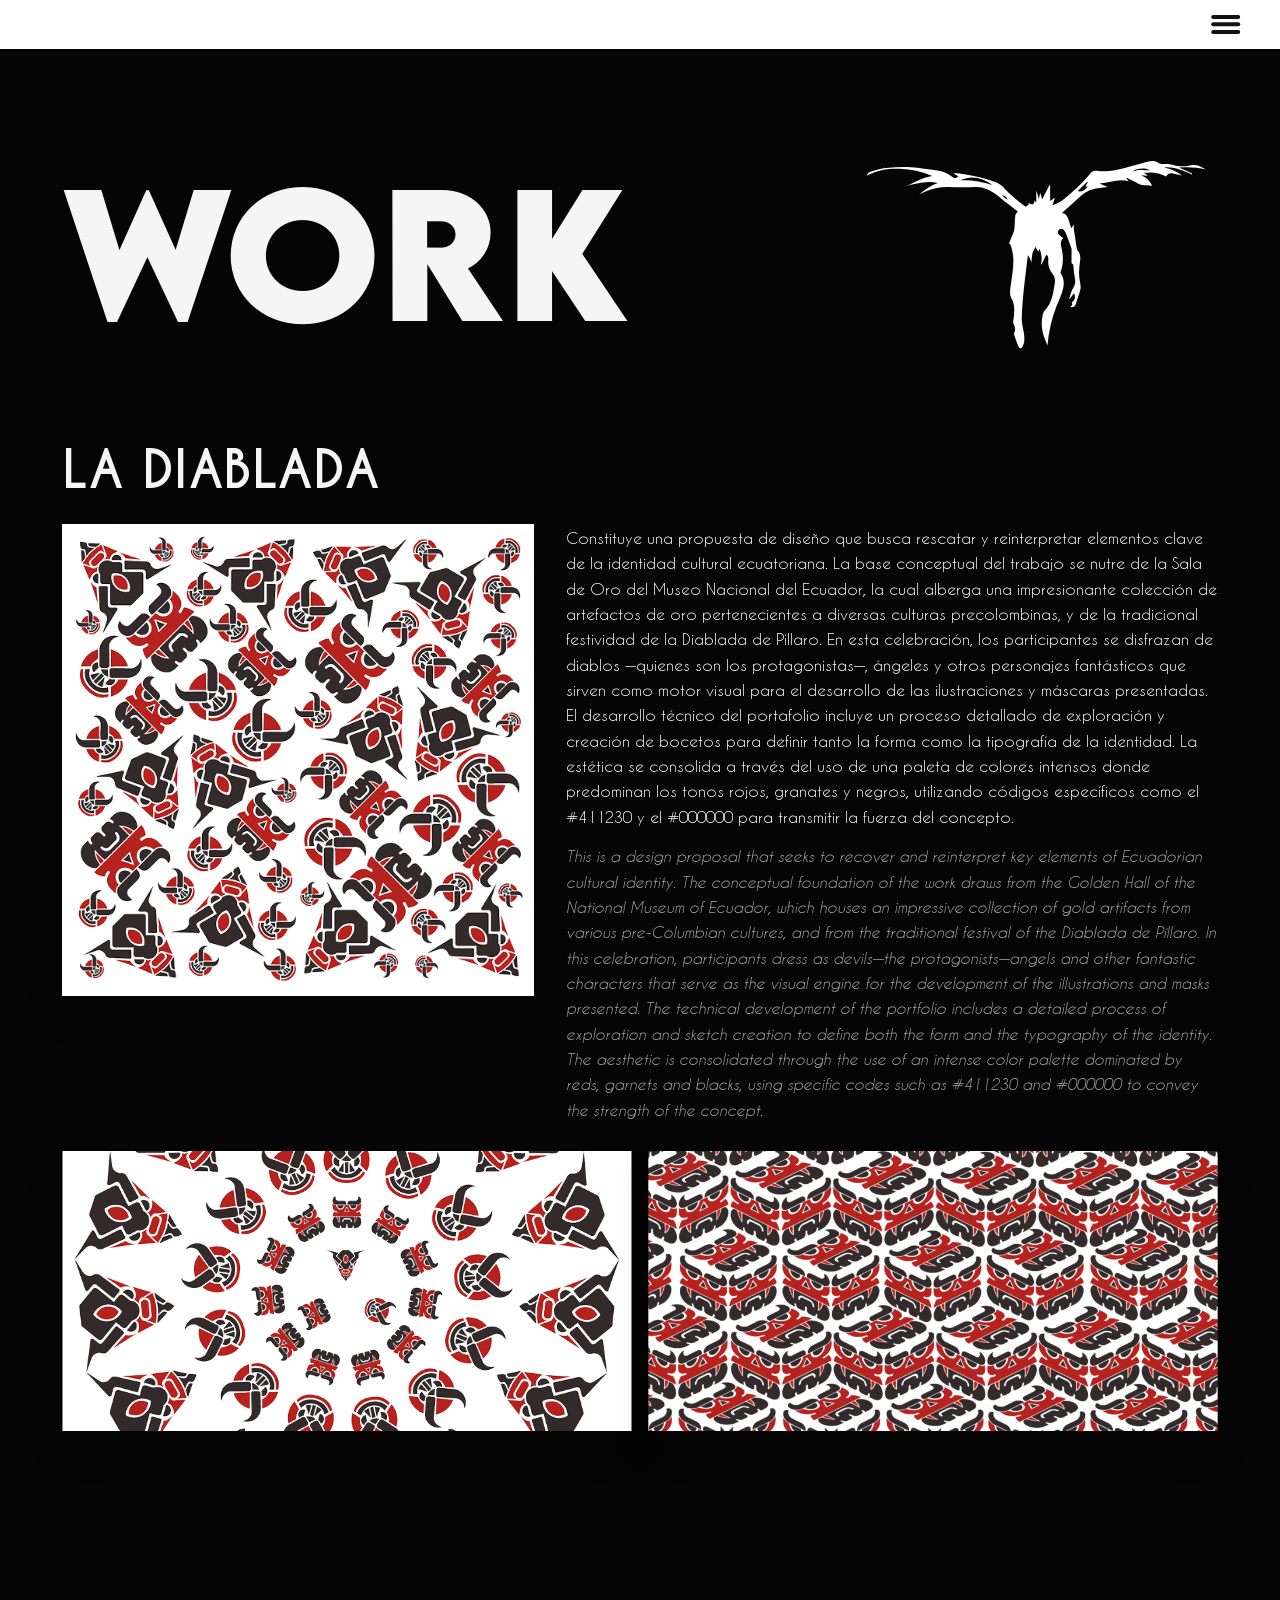
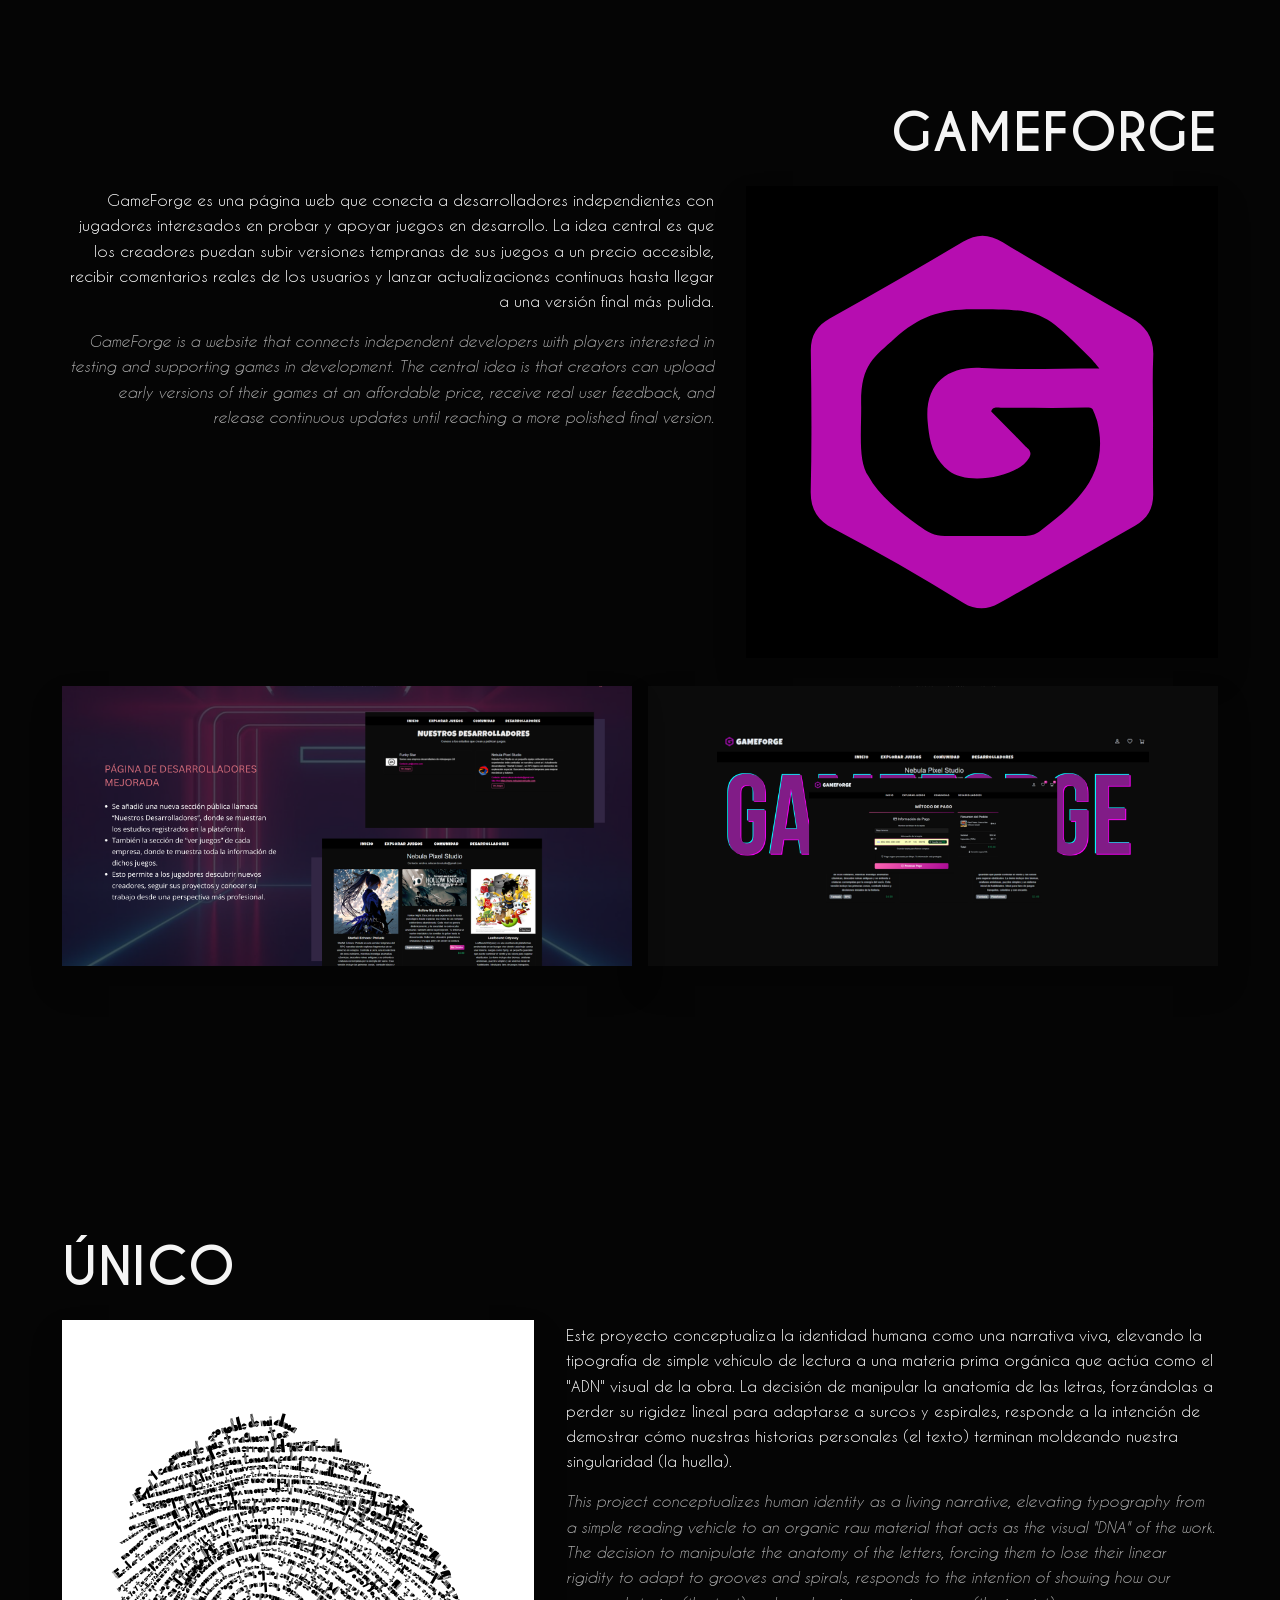
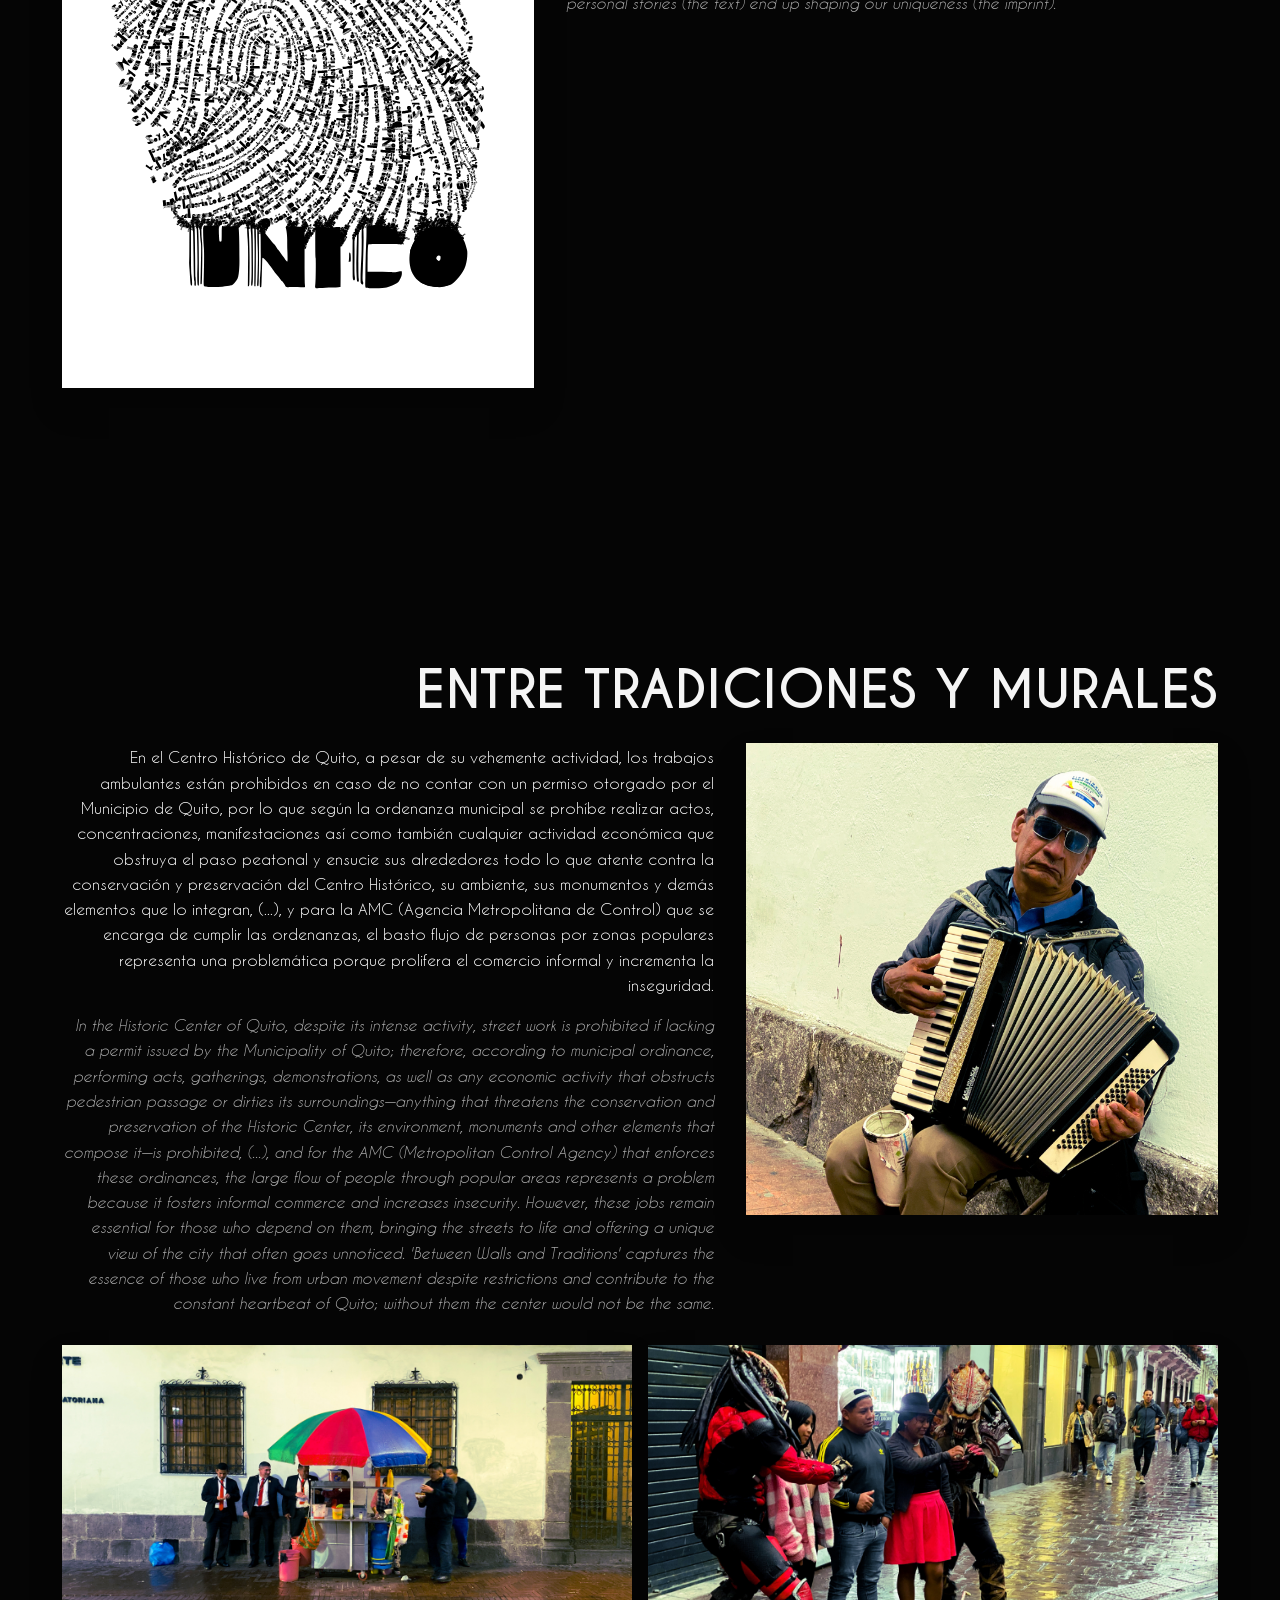
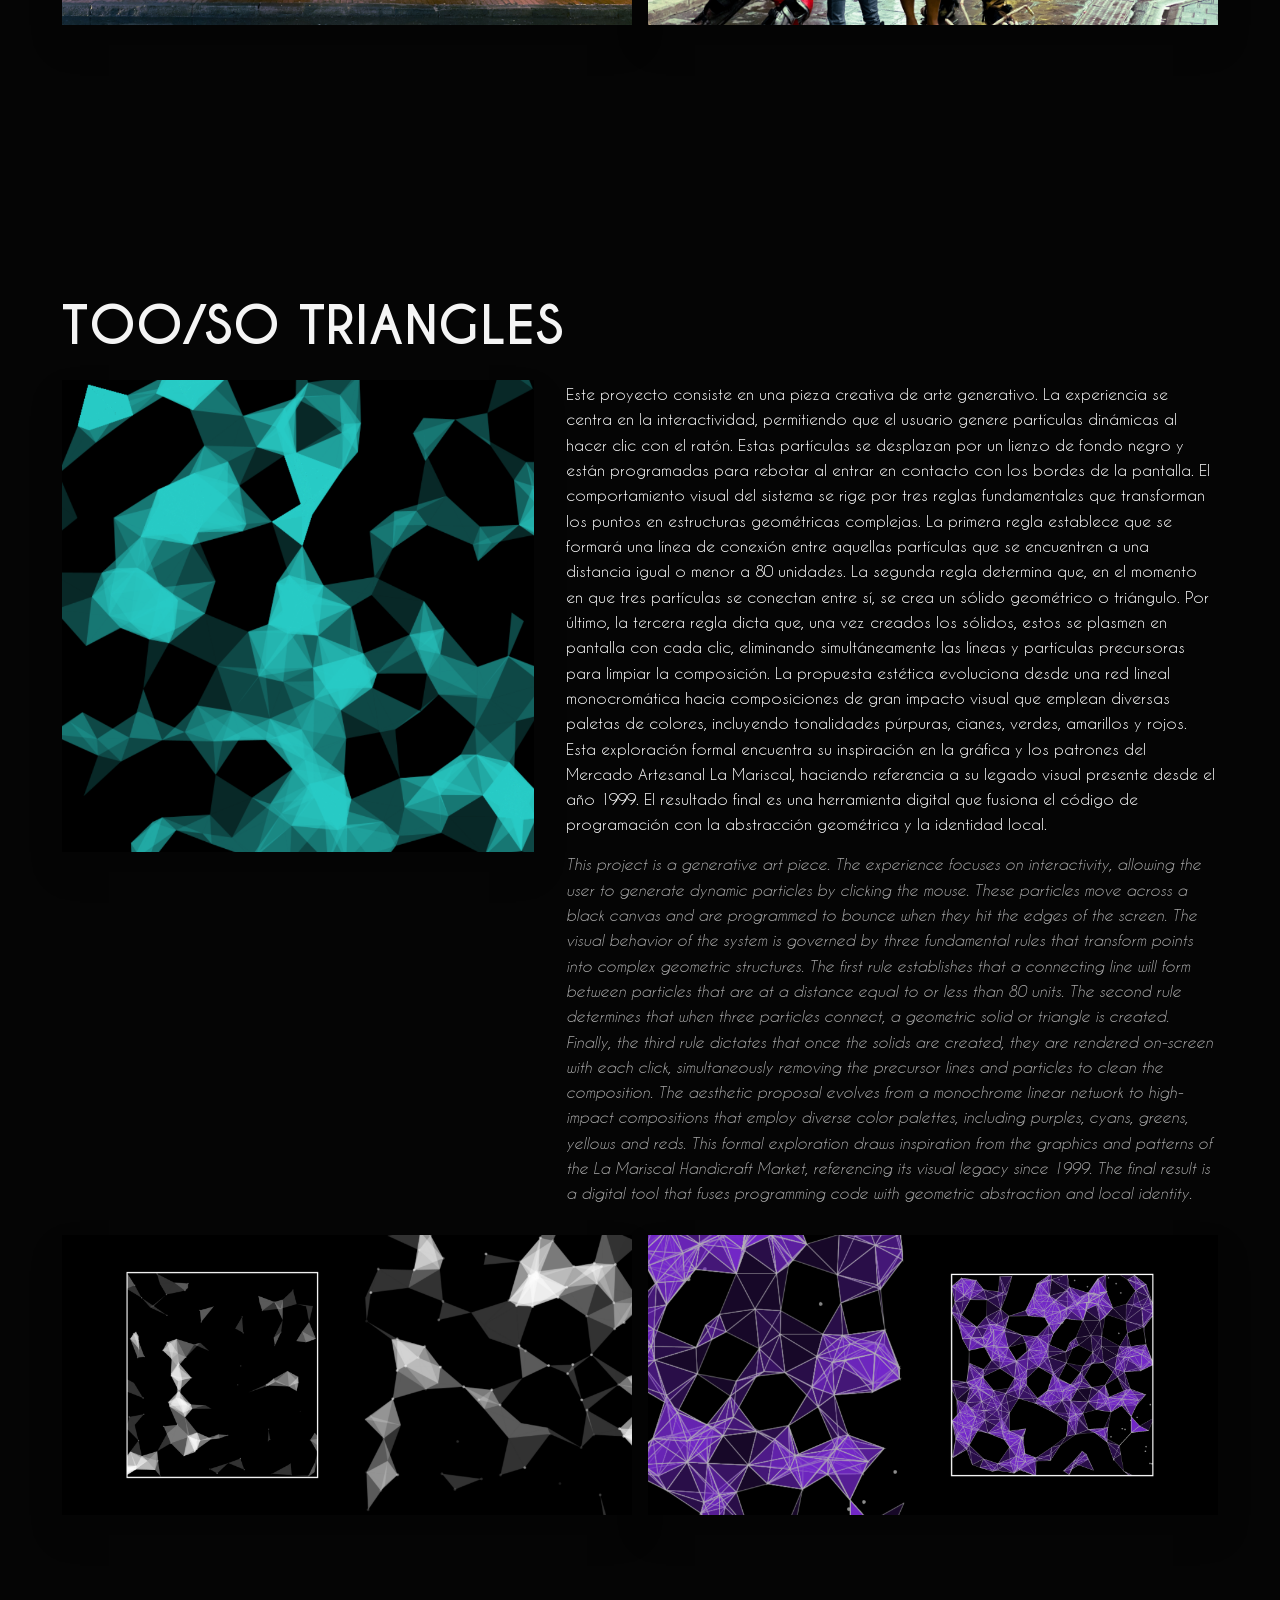
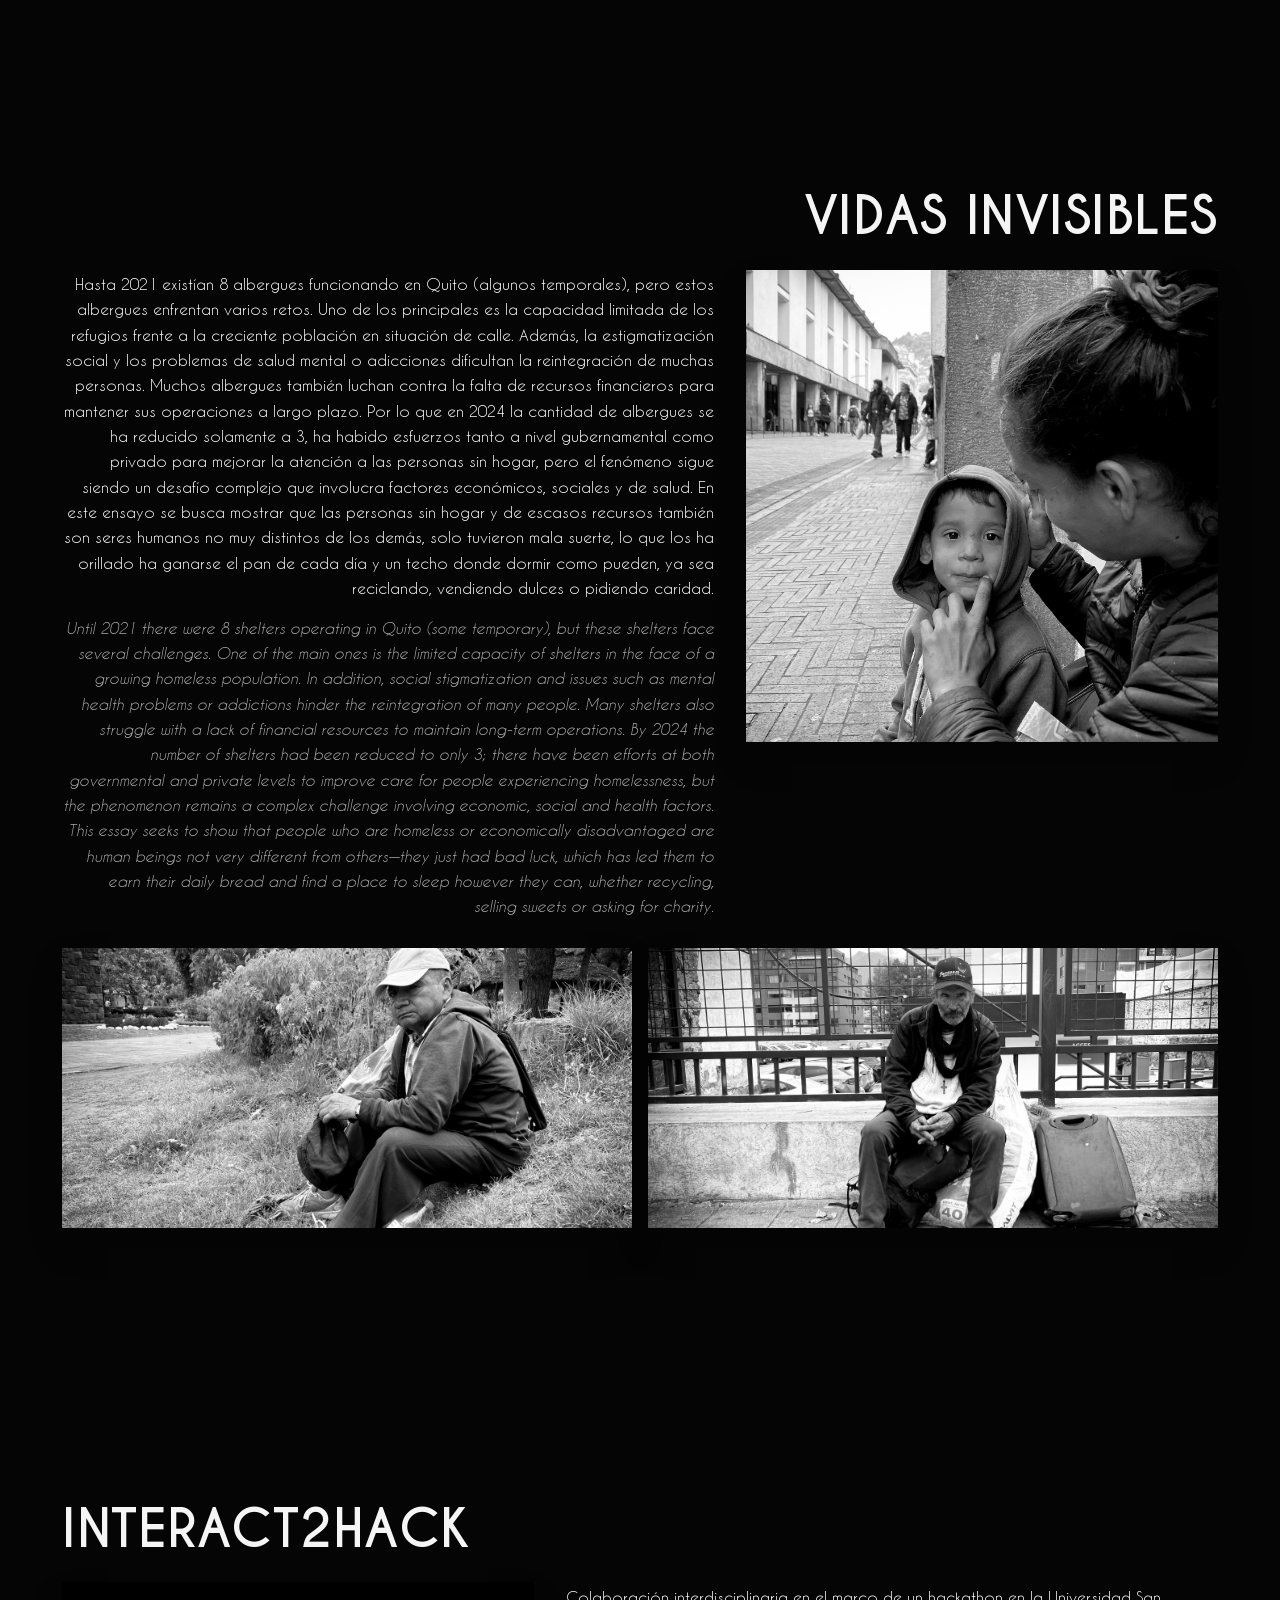
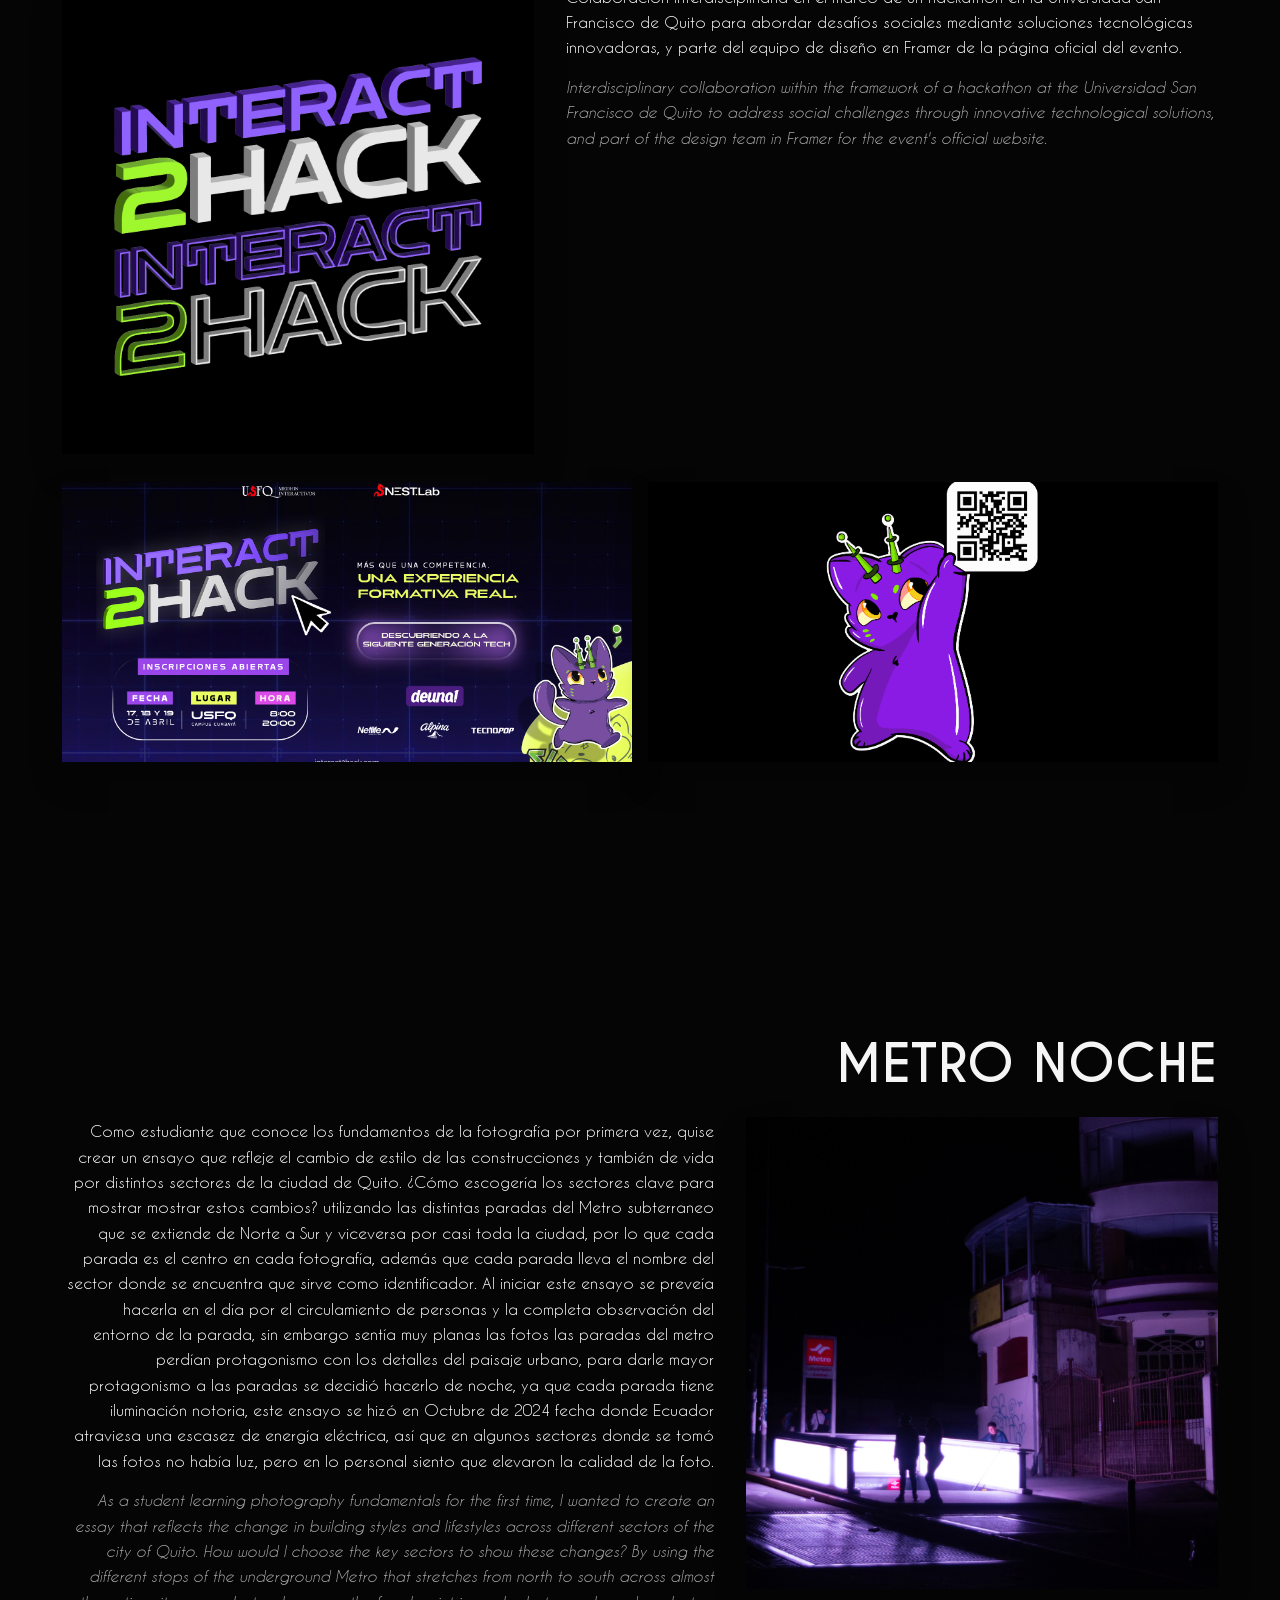
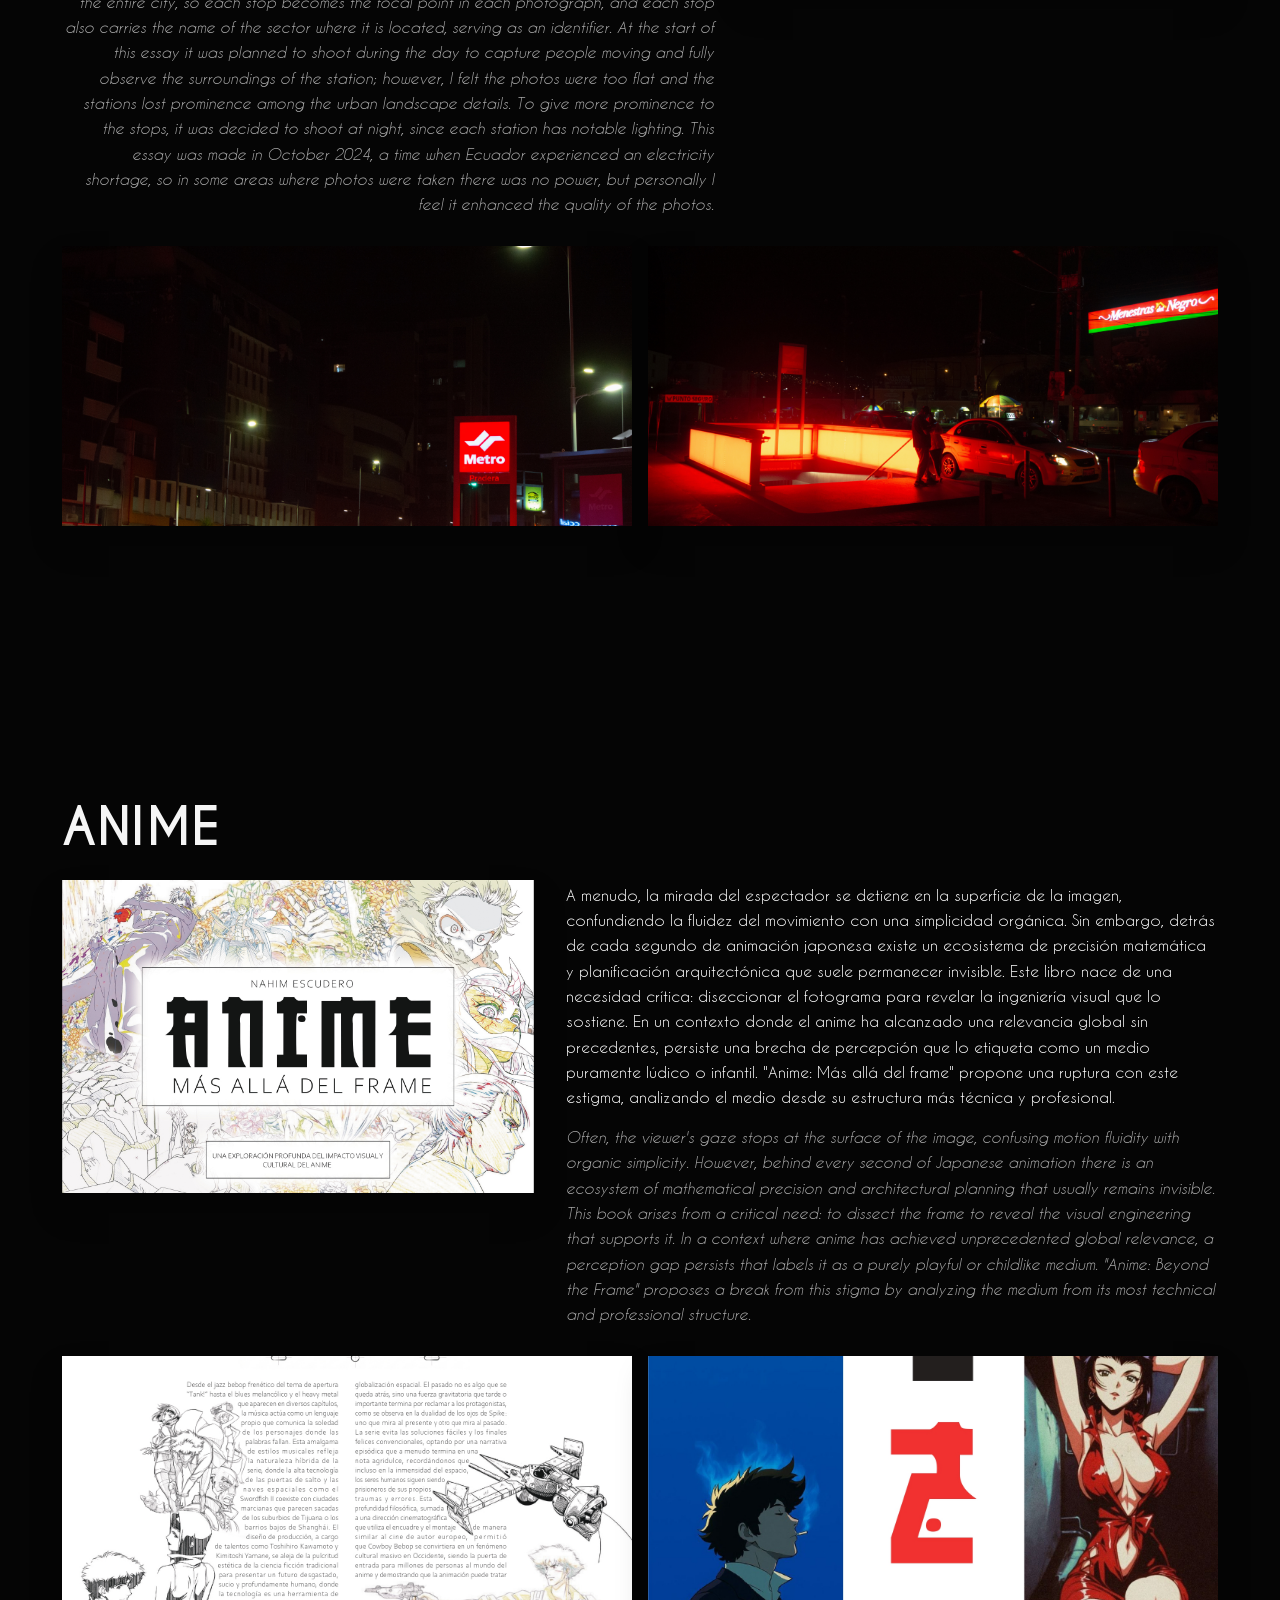
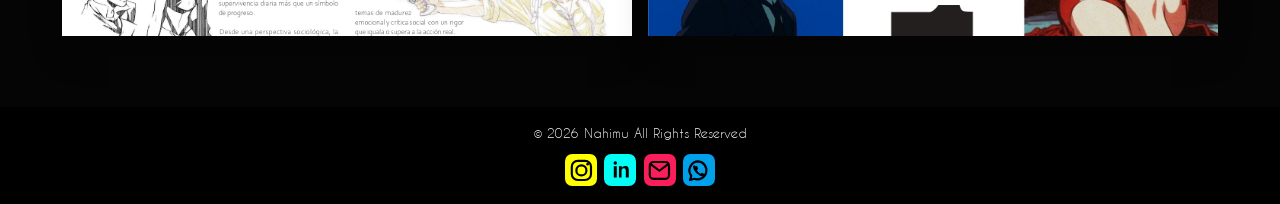
<file: work.html>
<!DOCTYPE html>
<html lang="en">
<head>
    <meta charset="UTF-8">
    <meta name="viewport" content="width=device-width, initial-scale=1.0">
    <title>Work - Nahimu</title>
    <meta name="description" content="Explore Nahimu's work by Nahim Escudero, including multimedia, editing, graphic design, interactive media design, and UX/UI design projects in English and Spanish.">
    <meta property="og:title" content="Work - Nahimu | Multimedia Designer / Diseñador Multimedia">
    <meta property="og:description" content="Explore Nahimu's work by Nahim Escudero, including multimedia, editing, graphic design, interactive media design, and UX/UI design projects in English and Spanish.">
    <meta property="og:type" content="website">
    <link rel="icon" type="image/svg+xml" href="img/gatogojo_black-01.svg">
    <link rel="stylesheet" href="styles.css">
</head>
<body class="work-page">
    <header class="site-header" id="siteHeader">
        <button class="site-header__toggle" id="navToggle" type="button" aria-controls="siteNav" aria-expanded="false">
            <span class="site-header__toggle-bars" aria-hidden="true">
                <span></span>
                <span></span>
                <span></span>
            </span>
        </button>
    </header>

    <nav class="site-nav" id="siteNav" aria-hidden="true">
        <div class="site-nav__links" aria-label="Primary navigation">
            <a class="site-nav__link" href="index.html#hero">HOME</a>
            <span class="site-nav__slash" aria-hidden="true">/</span>
            <a class="site-nav__link" href="index.html#gallery">GALLERY</a>
            <span class="site-nav__slash" aria-hidden="true">/</span>
            <a class="site-nav__link" href="work.html">WORK</a>
            <span class="site-nav__slash" aria-hidden="true">/</span>
            <a class="site-nav__link" href="about-contact.html#about">ABOUT ME</a>
            <span class="site-nav__slash" aria-hidden="true">/</span>
            <a class="site-nav__link" href="about-contact.html#contact">CONTACT</a>
        </div>
    </nav>

    <main class="work-page__content">
        <section class="work__intro" aria-labelledby="workTitle">
            <h1 class="work__title" id="workTitle">WORK</h1>
            <div class="work__logo-swap">
                <img class="work__logo work__logo--default" src="img/riuklogo-13.svg" alt="Riuk logo" />
                <img class="work__logo work__logo--color" src="img/riuklogo_color-13-13.svg" alt="" />
            </div>
        </section>

        <section class="work__list" aria-label="Work projects">
            <article class="work-piece work-piece--featured" id="la-diablada">
                <h2 class="work-piece__title work-piece__title--featured">LA DIABLADA</h2>

                <div class="work-piece__featured-top">
                    <div class="work-piece__media work-piece__media--featured">
                        <img class="work-piece__hero-image" src="img/Expresiones-31.svg" alt="La Diablada project" />
                    </div>

                    <div class="work-piece__content work-piece__content--featured">
                        <p class="work-piece__copy work-piece__copy--featured spanish-normal">Constituye una propuesta de diseño que busca rescatar y reinterpretar elementos clave de la identidad cultural ecuatoriana. La base conceptual del trabajo se nutre de la Sala de Oro del Museo Nacional del Ecuador, la cual alberga una impresionante colección de artefactos de oro pertenecientes a diversas culturas precolombinas, y de la tradicional festividad de la Diablada de Píllaro. En esta celebración, los participantes se disfrazan de diablos —quienes son los protagonistas—, ángeles y otros personajes fantásticos que sirven como motor visual para el desarrollo de las ilustraciones y máscaras presentadas. El desarrollo técnico del portafolio incluye un proceso detallado de exploración y creación de bocetos para definir tanto la forma como la tipografía de la identidad. La estética se consolida a través del uso de una paleta de colores intensos donde predominan los tonos rojos, granates y negros, utilizando códigos específicos como el #411230 y el #000000 para transmitir la fuerza del concepto.</p>
                        <p class="work-piece__copy work-piece__copy--featured english-muted">This is a design proposal that seeks to recover and reinterpret key elements of Ecuadorian cultural identity. The conceptual foundation of the work draws from the Golden Hall of the National Museum of Ecuador, which houses an impressive collection of gold artifacts from various pre-Columbian cultures, and from the traditional festival of the Diablada de Píllaro. In this celebration, participants dress as devils—the protagonists—angels and other fantastic characters that serve as the visual engine for the development of the illustrations and masks presented. The technical development of the portfolio includes a detailed process of exploration and sketch creation to define both the form and the typography of the identity. The aesthetic is consolidated through the use of an intense color palette dominated by reds, garnets and blacks, using specific codes such as #411230 and #000000 to convey the strength of the concept.</p>
                    </div>
                </div>

                <div class="work-piece__gallery work-piece__gallery--featured" aria-label="La Diablada details">
                    <img src="img/Expresiones-32.svg" alt="La Diablada detail 1" />
                    <img src="img/Expresiones-25.svg" alt="La Diablada detail 2" />
                </div>
            </article>

            <article class="work-piece work-piece--featured" id="gameforge">
                <h2 class="work-piece__title work-piece__title--featured">GAMEFORGE</h2>

                <div class="work-piece__featured-top">
                    <div class="work-piece__media work-piece__media--featured">
                        <img class="work-piece__hero-image" src="img/GameForge-18.svg" alt="Gameforge project" />
                    </div>

                    <div class="work-piece__content work-piece__content--featured">
                        <p class="work-piece__copy work-piece__copy--featured spanish-normal">GameForge es una página web que conecta a desarrolladores independientes con jugadores interesados en probar y apoyar juegos en desarrollo. La idea central es que los creadores puedan subir versiones tempranas de sus juegos a un precio accesible, recibir comentarios reales de los usuarios y lanzar actualizaciones continuas hasta llegar a una versión final más pulida.</p>
                        <p class="work-piece__copy work-piece__copy--featured english-muted">GameForge is a website that connects independent developers with players interested in testing and supporting games in development. The central idea is that creators can upload early versions of their games at an affordable price, receive real user feedback, and release continuous updates until reaching a more polished final version.</p>
                    </div>
                </div>

                <div class="work-piece__gallery work-piece__gallery--featured" aria-label="Gameforge details">
                    <img src="img/GameForge-33.svg" alt="Gameforge detail 1" />
                    <img src="img/GameForge-34.svg" alt="Gameforge detail 2" />
                </div>
            </article>

            <article class="work-piece work-piece--featured" id="unico">
                <h2 class="work-piece__title work-piece__title--featured">ÚNICO</h2>

                <div class="work-piece__featured-top">
                    <div class="work-piece__media work-piece__media--featured">
                        <img class="work-piece__hero-image" src="img/PTipo_Nahim-01.svg" alt="Unico project" />
                    </div>

                    <div class="work-piece__content work-piece__content--featured">
                        <p class="work-piece__copy work-piece__copy--featured spanish-normal">Este proyecto conceptualiza la identidad humana como una narrativa viva, elevando la tipografía de simple vehículo de lectura a una materia prima orgánica que actúa como el "ADN" visual de la obra. La decisión de manipular la anatomía de las letras, forzándolas a perder su rigidez lineal para adaptarse a surcos y espirales, responde a la intención de demostrar cómo nuestras historias personales (el texto) terminan moldeando nuestra singularidad (la huella).</p>
                        <p class="work-piece__copy work-piece__copy--featured english-muted">This project conceptualizes human identity as a living narrative, elevating typography from a simple reading vehicle to an organic raw material that acts as the visual "DNA" of the work. The decision to manipulate the anatomy of the letters, forcing them to lose their linear rigidity to adapt to grooves and spirals, responds to the intention of showing how our personal stories (the text) end up shaping our uniqueness (the imprint).</p>
                    </div>
                </div>
            </article>

            <article class="work-piece work-piece--featured" id="entre-tradiciones-y-murales">
                <h2 class="work-piece__title work-piece__title--featured">ENTRE TRADICIONES Y MURALES</h2>

                <div class="work-piece__featured-top">
                    <div class="work-piece__media work-piece__media--featured">
                        <img class="work-piece__hero-image" src="img/tym-19.svg" alt="Tradiciones y Murales project" />
                    </div>

                    <div class="work-piece__content work-piece__content--featured">
                        <p class="work-piece__copy work-piece__copy--featured spanish-normal">En el Centro Histórico de Quito, a pesar de su vehemente actividad, los trabajos ambulantes están prohibidos en caso de no contar con un permiso otorgado por el Municipio de Quito, por lo que según la ordenanza municipal se prohíbe realizar actos, concentraciones, manifestaciones así como también cualquier actividad económica que obstruya el paso peatonal y ensucie sus alrededores todo lo que atente contra la conservación y preservación del Centro Histórico, su ambiente, sus monumentos y demás elementos que lo integran, (...), y para la AMC (Agencia Metropolitana de Control) que se encarga de cumplir las ordenanzas, el basto flujo de personas por zonas populares representa una problemática porque prolifera el comercio informal y incrementa la inseguridad.
                        <p class="work-piece__copy work-piece__copy--featured english-muted">In the Historic Center of Quito, despite its intense activity, street work is prohibited if lacking a permit issued by the Municipality of Quito; therefore, according to municipal ordinance, performing acts, gatherings, demonstrations, as well as any economic activity that obstructs pedestrian passage or dirties its surroundings—anything that threatens the conservation and preservation of the Historic Center, its environment, monuments and other elements that compose it—is prohibited, (...), and for the AMC (Metropolitan Control Agency) that enforces these ordinances, the large flow of people through popular areas represents a problem because it fosters informal commerce and increases insecurity.
                            However, these jobs remain essential for those who depend on them, bringing the streets to life and offering a unique view of the city that often goes unnoticed. 'Between Walls and Traditions' captures the essence of those who live from urban movement despite restrictions and contribute to the constant heartbeat of Quito; without them the center would not be the same.</p>
                    </div>
                </div>

                <div class="work-piece__gallery work-piece__gallery--featured" aria-label="Tradiciones y Murales details">
                    <img src="img/tym-35.svg" alt="Tradiciones y Murales detail 1" />
                    <img src="img/tym-36.svg" alt="Tradiciones y Murales detail 2" />
                </div>
            </article>

            <article class="work-piece work-piece--featured" id="too-so-triangles">
                <h2 class="work-piece__title work-piece__title--featured">TOO/SO TRIANGLES</h2>

                <div class="work-piece__featured-top">
                    <div class="work-piece__media work-piece__media--featured">
                        <img class="work-piece__hero-image" src="img/tt-20.svg" alt="Too So Triangles project" />
                    </div>

                    <div class="work-piece__content work-piece__content--featured">
                        <p class="work-piece__copy work-piece__copy--featured spanish-normal">Este proyecto consiste en una pieza creativa de arte generativo. La experiencia se centra en la interactividad, permitiendo que el usuario genere partículas dinámicas al hacer clic con el ratón. Estas partículas se desplazan por un lienzo de fondo negro y están programadas para rebotar al entrar en contacto con los bordes de la pantalla. El comportamiento visual del sistema se rige por tres reglas fundamentales que transforman los puntos en estructuras geométricas complejas. La primera regla establece que se formará una línea de conexión entre aquellas partículas que se encuentren a una distancia igual o menor a 80 unidades. La segunda regla determina que, en el momento en que tres partículas se conectan entre sí, se crea un sólido geométrico o triángulo. Por último, la tercera regla dicta que, una vez creados los sólidos, estos se plasmen en pantalla con cada clic, eliminando simultáneamente las líneas y partículas precursoras para limpiar la composición. La propuesta estética evoluciona desde una red lineal monocromática hacia composiciones de gran impacto visual que emplean diversas paletas de colores, incluyendo tonalidades púrpuras, cianes, verdes, amarillos y rojos. Esta exploración formal encuentra su inspiración en la gráfica y los patrones del Mercado Artesanal La Mariscal, haciendo referencia a su legado visual presente desde el año 1999. El resultado final es una herramienta digital que fusiona el código de programación con la abstracción geométrica y la identidad local.</p>
                        <p class="work-piece__copy work-piece__copy--featured english-muted">This project is a generative art piece. The experience focuses on interactivity, allowing the user to generate dynamic particles by clicking the mouse. These particles move across a black canvas and are programmed to bounce when they hit the edges of the screen. The visual behavior of the system is governed by three fundamental rules that transform points into complex geometric structures. The first rule establishes that a connecting line will form between particles that are at a distance equal to or less than 80 units. The second rule determines that when three particles connect, a geometric solid or triangle is created. Finally, the third rule dictates that once the solids are created, they are rendered on-screen with each click, simultaneously removing the precursor lines and particles to clean the composition. The aesthetic proposal evolves from a monochrome linear network to high-impact compositions that employ diverse color palettes, including purples, cyans, greens, yellows and reds. This formal exploration draws inspiration from the graphics and patterns of the La Mariscal Handicraft Market, referencing its visual legacy since 1999. The final result is a digital tool that fuses programming code with geometric abstraction and local identity.</p>
                    </div>
                </div>

                <div class="work-piece__gallery work-piece__gallery--featured" aria-label="Too So Triangles details">
                    <img src="img/tt-37.svg" alt="Too So Triangles detail 1" />
                    <img src="img/tt-38.svg" alt="Too So Triangles detail 2" />
                </div>
            </article>

            <article class="work-piece work-piece--featured" id="vidas-invisibles">
                <h2 class="work-piece__title work-piece__title--featured">VIDAS INVISIBLES</h2>

                <div class="work-piece__featured-top">
                    <div class="work-piece__media work-piece__media--featured">
                        <img class="work-piece__hero-image" src="img/vii-17.svg" alt="Vida Invisibles project" />
                    </div>

                    <div class="work-piece__content work-piece__content--featured">
                        <p class="work-piece__copy work-piece__copy--featured spanish-normal">Hasta 2021 existían 8 albergues funcionando en Quito (algunos temporales), pero estos albergues enfrentan varios retos. Uno de los principales es la capacidad limitada de los refugios frente a la creciente población en situación de calle. Además, la estigmatización social y los problemas de salud mental o adicciones dificultan la reintegración de muchas personas. Muchos albergues también luchan contra la falta de recursos financieros para mantener sus operaciones a largo plazo. Por lo que en 2024 la cantidad de albergues se ha reducido solamente a 3, ha habido esfuerzos tanto a nivel gubernamental como privado para mejorar la atención a las personas sin hogar, pero el fenómeno sigue siendo un desafío complejo que involucra factores económicos, sociales y de salud. En este ensayo se busca mostrar que las personas sin hogar y de escasos recursos también son seres humanos no muy distintos de los demás, solo tuvieron mala suerte, lo que los ha orillado ha ganarse el pan de cada día y un techo donde dormir como pueden, ya sea reciclando, vendiendo dulces o pidiendo caridad.</p>
                        <p class="work-piece__copy work-piece__copy--featured english-muted">Until 2021 there were 8 shelters operating in Quito (some temporary), but these shelters face several challenges. One of the main ones is the limited capacity of shelters in the face of a growing homeless population. In addition, social stigmatization and issues such as mental health problems or addictions hinder the reintegration of many people. Many shelters also struggle with a lack of financial resources to maintain long-term operations. By 2024 the number of shelters had been reduced to only 3; there have been efforts at both governmental and private levels to improve care for people experiencing homelessness, but the phenomenon remains a complex challenge involving economic, social and health factors. This essay seeks to show that people who are homeless or economically disadvantaged are human beings not very different from others—they just had bad luck, which has led them to earn their daily bread and find a place to sleep however they can, whether recycling, selling sweets or asking for charity.</p>
                    </div>
                </div>

                <div class="work-piece__gallery work-piece__gallery--featured" aria-label="Vida Invisibles details">
                    <img src="img/vii-39.svg" alt="Vida Invisibles detail 1" />
                    <img src="img/vii-40.svg" alt="Vida Invisibles detail 2" />
                </div>
            </article>

            <article class="work-piece work-piece--featured" id="interact2hack">
                <h2 class="work-piece__title work-piece__title--featured">INTERACT2HACK</h2>

                <div class="work-piece__featured-top">
                    <div class="work-piece__media work-piece__media--featured">
                            <img class="work-piece__hero-image" src="img/i2h-21.svg" alt="Interact2Hack project" />
                        </div>

                    <div class="work-piece__content work-piece__content--featured">
                        <p class="work-piece__copy work-piece__copy--featured spanish-normal">Colaboración interdisciplinaria en el marco de un hackathon en la Universidad San Francisco de Quito para abordar desafíos sociales mediante soluciones tecnológicas innovadoras, y parte del equipo de diseño en Framer de la página oficial del evento.</p>
                        <p class="work-piece__copy work-piece__copy--featured english-muted">Interdisciplinary collaboration within the framework of a hackathon at the Universidad San Francisco de Quito to address social challenges through innovative technological solutions, and part of the design team in Framer for the event's official website.</p>
                    </div>
                </div>

                <div class="work-piece__gallery work-piece__gallery--featured" aria-label="Interact2Hack details">
                    <img src="img/i2h-41.svg" alt="Interact2Hack detail 1" />
                    <img src="img/i2h-42.svg" alt="Interact2Hack detail 2" />
                </div>
            </article>

            <article class="work-piece work-piece--featured" id="metro-noche">
                <h2 class="work-piece__title work-piece__title--featured">METRO NOCHE</h2>

                <div class="work-piece__featured-top">
                    <div class="work-piece__media work-piece__media--featured">
                        <img class="work-piece__hero-image" src="img/mn-22.svg" alt="Metro Noche project" />
                    </div>

                    <div class="work-piece__content work-piece__content--featured">
                        <p class="work-piece__copy work-piece__copy--featured spanish-normal">Como estudiante que conoce los fundamentos de la fotografía por primera vez, quise crear un ensayo que refleje el cambio de estilo de las construcciones y también de vida por distintos sectores de la ciudad de Quito. ¿Cómo escogería los sectores clave para mostrar mostrar estos cambios? utilizando las distintas paradas del Metro subterraneo que se extiende de Norte a Sur y viceversa por casi toda la ciudad, por lo que cada parada es el centro en cada fotografía, además que cada parada lleva el nombre del sector donde se encuentra que sirve como identificador.
                            Al iniciar este ensayo se preveía hacerla en el día por el circulamiento de personas y la completa observación del entorno de la parada, sin embargo sentía muy planas las fotos las paradas del metro perdían protagonismo con los detalles del paisaje urbano, para darle mayor protagonismo a las paradas se decidió hacerlo de noche, ya que cada parada tiene iluminación notoria, este ensayo se hizó en Octubre de 2024 fecha donde Ecuador atraviesa una escasez de energía eléctrica, así que en algunos sectores donde se tomó las fotos no había luz, pero en lo personal siento que elevaron la calidad de la foto.</p>
                        <p class="work-piece__copy work-piece__copy--featured english-muted">As a student learning photography fundamentals for the first time, I wanted to create an essay that reflects the change in building styles and lifestyles across different sectors of the city of Quito. How would I choose the key sectors to show these changes? By using the different stops of the underground Metro that stretches from north to south across almost the entire city, so each stop becomes the focal point in each photograph, and each stop also carries the name of the sector where it is located, serving as an identifier.
                            At the start of this essay it was planned to shoot during the day to capture people moving and fully observe the surroundings of the station; however, I felt the photos were too flat and the stations lost prominence among the urban landscape details. To give more prominence to the stops, it was decided to shoot at night, since each station has notable lighting. This essay was made in October 2024, a time when Ecuador experienced an electricity shortage, so in some areas where photos were taken there was no power, but personally I feel it enhanced the quality of the photos.</p>
                    </div>
                </div>

                <div class="work-piece__gallery work-piece__gallery--featured" aria-label="Metro Noche details">
                    <img src="img/mn-43.svg" alt="Metro Noche detail 1" />
                    <img src="img/mn-44.svg" alt="Metro Noche detail 2" />
                </div>
            </article>

            <article class="work-piece work-piece--featured" id="anime">
                <h2 class="work-piece__title work-piece__title--featured">ANIME</h2>

                <div class="work-piece__featured-top">
                    <div class="work-piece__media work-piece__media--featured">
                        <img class="work-piece__hero-image" src="img/anime-30.svg" alt="Anime project" />
                    </div>

                    <div class="work-piece__content work-piece__content--featured">
                        <p class="work-piece__copy work-piece__copy--featured spanish-normal">A menudo, la mirada del espectador se detiene en la superficie de la imagen, confundiendo la fluidez del movimiento con una simplicidad orgánica. Sin embargo, detrás de cada segundo de animación japonesa existe un ecosistema de precisión matemática y planificación arquitectónica que suele permanecer invisible. Este libro nace de una necesidad crítica: diseccionar el fotograma para revelar la ingeniería visual que lo sostiene.  En un contexto donde el anime ha alcanzado una relevancia global sin precedentes, persiste una brecha de percepción que lo etiqueta como un medio puramente lúdico o infantil. "Anime: Más allá del frame" propone una ruptura con este estigma, analizando el medio desde su estructura más técnica y profesional.</p>
                        <p class="work-piece__copy work-piece__copy--featured english-muted">Often, the viewer's gaze stops at the surface of the image, confusing motion fluidity with organic simplicity. However, behind every second of Japanese animation there is an ecosystem of mathematical precision and architectural planning that usually remains invisible. This book arises from a critical need: to dissect the frame to reveal the visual engineering that supports it. In a context where anime has achieved unprecedented global relevance, a perception gap persists that labels it as a purely playful or childlike medium. "Anime: Beyond the Frame" proposes a break from this stigma by analyzing the medium from its most technical and professional structure.</p>
                    </div>
                </div>

                <div class="work-piece__gallery work-piece__gallery--featured" aria-label="Anime details">
                    <img src="img/anime-45.svg" alt="Anime detail 1" />
                    <img src="img/anime-46.svg" alt="Anime detail 2" />
                </div>
            </article>
        </section>

        <footer class="site-footer" aria-label="Footer">
            <p class="site-footer__copy">© 2026 Nahimu All Rights Reserved</p>

            <div class="site-footer__socials" aria-label="Social links">
                <a class="social-link social-link--instagram" href="https://www.instagram.com/bueno_nfh/" aria-label="Instagram" target="_blank" rel="noopener noreferrer">
                    <svg viewBox="0 0 24 24" aria-hidden="true">
                        <rect x="4" y="4" width="16" height="16" rx="5" ry="5" fill="none" stroke="currentColor" stroke-width="1.8" />
                        <circle cx="12" cy="12" r="4.2" fill="none" stroke="currentColor" stroke-width="1.8" />
                        <circle cx="17.2" cy="6.8" r="1.1" fill="currentColor" />
                    </svg>
                </a>

                <a class="social-link social-link--linkedin" href="https://www.linkedin.com/in/nahim-escudero-824821280/" aria-label="LinkedIn" target="_blank" rel="noopener noreferrer">
                    <svg viewBox="0 0 24 24" aria-hidden="true">
                        <path d="M6.5 8.5H9V18H6.5V8.5ZM7.75 7.2A1.45 1.45 0 1 1 7.75 4.3a1.45 1.45 0 0 1 0 2.9ZM10.8 8.5H13.2V9.8H13.25C13.6 9.1 14.5 8.3 15.95 8.3C18.55 8.3 19 10 19 12.2V18H16.5V12.9C16.5 11.7 16.48 10.2 14.85 10.2C13.2 10.2 12.95 11.5 12.95 12.8V18H10.8V8.5Z" fill="currentColor" />
                    </svg>
                </a>

                <a class="social-link social-link--mail" href="mailto:nfhebueno80@gmail.com" aria-label="Email">
                    <svg viewBox="0 0 24 24" aria-hidden="true">
                        <rect x="4" y="5" width="16" height="14" rx="3" ry="3" fill="none" stroke="currentColor" stroke-width="1.8" />
                        <path d="M5.5 7.4L12 12.3L18.5 7.4" fill="none" stroke="currentColor" stroke-width="1.8" stroke-linecap="round" stroke-linejoin="round" />
                    </svg>
                </a>

                <a class="social-link social-link--whatsapp" href="https://wa.me/593990720828" aria-label="WhatsApp" target="_blank" rel="noopener noreferrer">
                    <svg viewBox="0 0 24 24" aria-hidden="true">
                        <path d="M12 4.5A7.5 7.5 0 0 0 6.06 16.53L5 20l3.55-1.02A7.5 7.5 0 1 0 12 4.5Z" fill="none" stroke="currentColor" stroke-width="1.8" stroke-linejoin="round" />
                        <path d="M9.3 8.7c.2-.4.4-.4.7-.4h.5c.2 0 .4 0 .5.4l.6 1.6c.1.3.1.5-.1.7l-.5.6c-.1.2-.2.4 0 .7.3.6 1.1 1.6 2.2 2.2.4.2.6.2.8 0l.7-.4c.2-.1.4-.1.6 0l1.4.7c.4.2.4.5.2.8-.2.5-.7 1.2-1.6 1.2-1.2 0-3.4-1-5.1-2.7s-2.7-3.9-2.7-5.1c0-.9.7-1.4 1.2-1.6Z" fill="currentColor" />
                    </svg>
                </a>
            </div>
        </footer>
    </main>

    <script>
        const body = document.body;
        const navToggle = document.getElementById('navToggle');
        const siteNav = document.getElementById('siteNav');

        const openNav = () => {
            body.classList.add('nav-open');
            navToggle?.setAttribute('aria-expanded', 'true');
            siteNav?.setAttribute('aria-hidden', 'false');
        };

        const closeNav = () => {
            body.classList.remove('nav-open');
            navToggle?.setAttribute('aria-expanded', 'false');
            siteNav?.setAttribute('aria-hidden', 'true');
        };

        navToggle?.addEventListener('click', () => {
            if (body.classList.contains('nav-open')) {
                closeNav();
            } else {
                openNav();
            }
        });

        siteNav?.addEventListener('click', (event) => {
            if (event.target instanceof HTMLAnchorElement) {
                closeNav();
            }
        });

        window.addEventListener('keydown', (event) => {
            if (event.key === 'Escape') {
                closeNav();
            }
        });
    </script>

    <script>
        const targetId = window.location.hash.slice(1);

        if (targetId) {
            const scrollToTarget = () => {
                const target = document.getElementById(targetId);

                if (!target) {
                    return;
                }

                const header = document.getElementById('siteHeader');
                const headerOffset = (header?.getBoundingClientRect().height || 0) + 12;
                const targetTop = window.scrollY + target.getBoundingClientRect().top - headerOffset;

                window.scrollTo({ top: Math.max(0, targetTop), behavior: 'auto' });
            };

            window.addEventListener('load', () => {
                requestAnimationFrame(scrollToTarget);
                window.setTimeout(scrollToTarget, 50);
            }, { once: true });
        }
    </script>
</body>
</html>
</file>
<file: styles.css>
* {
    box-sizing: border-box;
}

@font-face {
    font-family: "Caviar Dreams";
    src: url("fonts/CaviarDreams.woff2") format("woff2");
    font-weight: 400;
    font-style: normal;
    font-display: swap;
}

@font-face {
    font-family: "Caviar Dreams";
    src: url("fonts/CaviarDreams_Italic.woff2") format("woff2");
    font-weight: 400;
    font-style: italic;
    font-display: swap;
}

@font-face {
    font-family: "Caviar Dreams";
    src: url("fonts/CaviarDreams_Bold.woff2") format("woff2");
    font-weight: 700;
    font-style: normal;
    font-display: swap;
}

@font-face {
    font-family: "Caviar Dreams";
    src: url("fonts/CaviarDreams_BoldItalic.woff2") format("woff2");
    font-weight: 700;
    font-style: italic;
    font-display: swap;
}

@font-face {
    font-family: "LEMONMILK";
    src: url("fonts/LEMONMILK-Light.woff2") format("woff2");
    font-weight: 300;
    font-style: normal;
    font-display: swap;
}

@font-face {
    font-family: "LEMONMILK";
    src: url("fonts/LEMONMILK-LightItalic.woff2") format("woff2");
    font-weight: 300;
    font-style: italic;
    font-display: swap;
}

@font-face {
    font-family: "LEMONMILK";
    src: url("fonts/LEMONMILK-Regular.woff2") format("woff2");
    font-weight: 400;
    font-style: normal;
    font-display: swap;
}

@font-face {
    font-family: "LEMONMILK";
    src: url("fonts/LEMONMILK-Medium.woff2") format("woff2");
    font-weight: 500;
    font-style: normal;
    font-display: swap;
}

@font-face {
    font-family: "LEMONMILK";
    src: url("fonts/LEMONMILK-Bold.woff2") format("woff2");
    font-weight: 700;
    font-style: normal;
    font-display: swap;
}

:root {
    color-scheme: light;
    --bg: #ffffff;
    --fg: #231f20;
    --muted: rgba(35, 31, 32, 0.72);
    --font-body: "Caviar Dreams", Arial, Helvetica, sans-serif;
    --font-text: "Caviar Dreams", Arial, Helvetica, sans-serif;
    --font-subtitle: "Caviar Dreams", Arial, Helvetica, sans-serif;
    --font-title: "LEMONMILK", Arial, Helvetica, sans-serif;
    --font-display: "LEMONMILK", Arial, Helvetica, sans-serif;
    --logo-width: min(72vw, 860px);
    --logo-height: calc(var(--logo-width) * 0.04);
    --logo-gap: 10px;
}

html,
body {
    min-height: 100%;
    scroll-behavior: smooth;
}

html {
    scroll-padding-top: clamp(4rem, 8vw, 6rem);
}

body {
    margin: 0;
    min-height: 100vh;
    font-family: var(--font-text);
    background: #ffffff;
    color: var(--fg);
    overflow-x: hidden;
    transition: background-color 220ms ease, color 220ms ease;
}

body.nav-open {
    overflow: hidden;
}

.site-header {
    position: fixed;
    inset: 0 0 auto 0;
    z-index: 80;
    display: flex;
    align-items: center;
    justify-content: flex-end;
    padding: 0.35rem clamp(2rem, 2.2vw, 2rem);
    background: #ffffff;
    transition: opacity 220ms ease, transform 220ms ease, background-color 220ms ease;
}

.site-header__toggle,
.site-nav__close {
    appearance: none;
    border: 0;
    background: transparent;
    cursor: pointer;
    padding: 0;
}

.site-header__toggle {
    display: grid;
    place-items: center;
    width: 2.8rem;
    height: 2.35rem;
}

.site-header__toggle-bars {
    position: relative;
    width: 1.85rem;
    height: 1.2rem;
}

.site-header__toggle-bars span,
.site-nav__close span {
    position: absolute;
    left: 50%;
    display: block;
    width: 1.85rem;
    height: 3.75px;
    border-radius: 999px;
    background: #111111;
    transition: transform 220ms ease, opacity 220ms ease;
    transform-origin: center;
}

.site-header__toggle-bars span:nth-child(1) {
    top: 0;
    transform: translateX(-50%);
}

.site-header__toggle-bars span:nth-child(2) {
    top: 50%;
    transform: translate(-50%, -50%);
}

.site-header__toggle-bars span:nth-child(3) {
    bottom: 0;
    transform: translateX(-50%);
}

body.nav-open .site-header__toggle-bars span:nth-child(1) {
    top: 50%;
    transform: translate(-50%, -50%) rotate(45deg);
}

body.nav-open .site-header__toggle-bars span:nth-child(2) {
    opacity: 0;
}

body.nav-open .site-header__toggle-bars span:nth-child(3) {
    bottom: auto;
    top: 50%;
    transform: translate(-50%, -50%) rotate(-45deg);
}

.site-nav {
    position: fixed;
    inset: 0;
    z-index: 75;
    display: grid;
    place-items: center;
    padding: clamp(1rem, 3vw, 2rem);
    background: #ffffff;
    opacity: 0;
    pointer-events: none;
    transform: translateY(-1.5%);
    transition: opacity 220ms ease, transform 220ms ease;
}

body.nav-open .site-nav {
    opacity: 1;
    pointer-events: auto;
    transform: translateY(0);
}

.site-nav__links {
    width: min(90vw, 980px);
    display: flex;
    flex-wrap: wrap;
    justify-content: center;
    align-items: center;
    gap: 0.4rem 0.8rem;
    text-align: center;
    font-family: var(--font-title);
    font-size: clamp(1.15rem, 2.2vw, 2rem);
    font-weight: 700;
    line-height: 1.1;
    text-transform: uppercase;
}

.site-nav__link {
    position: relative;
    display: inline-block;
    color: #111111;
    text-decoration: none;
    transition: transform 180ms ease, opacity 180ms ease, color 180ms ease;
}

.site-nav__link:hover,
.site-nav__link:focus-visible {
    transform: translateY(-1px);
    opacity: 0.72;
    background-image: linear-gradient(90deg, #ffff00 0%, #fa1e5a 100%);
    background-repeat: no-repeat;
    background-size: 200% 100%;
    background-position: 0% 50%;
    -webkit-background-clip: text;
    background-clip: text;
    color: transparent;
    -webkit-text-fill-color: transparent;
    animation: title-gradient-pan 2.4s linear infinite;
}

.site-nav__link::after {
    content: "";
    position: absolute;
    left: 0;
    right: 0;
    bottom: -0.12em;
    height: 3px;
    border-radius: 999px;
    background: linear-gradient(90deg, #ffff00 0%, #fa1e5a 100%);
    background-size: 200% 100%;
    background-position: 0% 50%;
    transform: scaleX(0);
    transform-origin: center;
    transition: transform 180ms ease;
}

.site-nav__link:hover::after,
.site-nav__link:focus-visible::after {
    transform: scaleX(1);
    animation: title-gradient-pan 2.4s linear infinite;
}

.site-nav__slash {
    color: #111111;
    opacity: 0.9;
}

.work-page {
    background: #050505;
    color: #f5f5f5;
}

.work-page .site-header {
    background: #ffffff;
}

.work-page__content {
    padding: clamp(3rem, 7vw, 5rem) 0 0;
}

.work__intro {
    width: min(100%, 1220px);
    margin-inline: auto;
    display: grid;
    grid-template-columns: minmax(0, 1fr) auto;
    align-items: center;
    column-gap: clamp(0.8rem, 2vw, 1.4rem);
    padding: clamp(2rem, 5vw, 4rem) clamp(1rem, 4vw, 2rem) clamp(2rem, 4vw, 3rem);
}

.work__title {
    margin: 0;
    display: inline-block;
    font-family: var(--font-title);
    font-size: clamp(6.5rem, 13vw, 11.5rem);
    line-height: 0.95;
    letter-spacing: 0.01em;
    text-transform: uppercase;
    color: #f5f5f5;
    padding-block: 0.08em;
}

.work__title:hover,
.work__title:focus-visible {
    background-image: linear-gradient(90deg, #ffff00 0%, #fa1e5a 100%);
    background-repeat: no-repeat;
    background-size: 200% 100%;
    background-position: 0% 50%;
    -webkit-background-clip: text;
    background-clip: text;
    color: transparent;
    -webkit-text-fill-color: transparent;
    animation: title-gradient-pan 2.4s linear infinite;
}

.work__logo-swap {
    width: min(30vw, 360px);
    position: relative;
    justify-self: start;
    align-self: center;
}

.work__logo {
    width: 100%;
    height: auto;
    display: block;
    object-fit: contain;
    transition: opacity 240ms ease;
}

.work__logo--default {
    opacity: 1;
    position: relative;
    z-index: 0;
}

.work__logo--color {
    position: absolute;
    inset: 0;
    opacity: 0;
    pointer-events: none;
    z-index: 1;
}

.work__title:hover + .work__logo-swap .work__logo--color,
.work__title:focus-visible + .work__logo-swap .work__logo--color {
    opacity: 1;
}

.work__list {
    width: min(100%, 1220px);
    margin-inline: auto;
    display: grid;
    gap: clamp(10.5rem, 5vw, 4.5rem);
    padding: 0 clamp(1rem, 4vw, 2rem);
}

.work-piece {
    display: grid;
    grid-template-columns: minmax(260px, 0.95fr) minmax(0, 1.05fr);
    gap: clamp(1rem, 3vw, 2rem);
    align-items: center;
    padding: clamp(1.5rem, 3vw, 2.5rem) 0;
    border-top: 1px solid rgba(255, 255, 255, 0.1);
    margin-bottom: 20px;
    scroll-margin-top: clamp(4rem, 8vw, 6rem);
}

.work-piece--featured {
    grid-template-columns: 1fr;
    gap: 1.75rem;
    border-top: 0;
    padding-top: clamp(1.5rem, 3vw, 2.5rem);
    padding-bottom: clamp(2rem, 4vw, 3.5rem);
    margin-bottom: 20px;
}

.work-piece--featured .work-piece__title {
    justify-self: start;
}

.work-piece--featured:nth-child(even) .work-piece__title {
    justify-self: end;
    text-align: right;
}

.work-piece__title--featured {
    font-family: "Caviar Dreams", Arial, Helvetica, sans-serif;
    font-weight: 700;
    font-size: clamp(2.25rem, 4.2vw, 3.8rem);
    line-height: 1;
    text-transform: uppercase;
    letter-spacing: 0.01em;
}

.work-piece__featured-top {
    display: grid;
    grid-template-columns: minmax(260px, 0.42fr) minmax(0, 0.58fr);
    gap: clamp(1rem, 3vw, 2rem);
    align-items: start;
}

.work-piece--featured:nth-child(even) .work-piece__featured-top {
    grid-template-columns: minmax(0, 0.58fr) minmax(260px, 0.42fr);
}

.work-piece__media--featured {
    display: block;
}

.work-piece--featured:nth-child(even) .work-piece__media--featured {
    order: 2;
}

.work-piece--featured:nth-child(even) .work-piece__content--featured {
    order: 1;
    text-align: right;
}

.work-piece__content--featured {
    display: block;
    padding-top: 0.15rem;
}

.work-piece__copy--featured {
    max-width: none;
    color: rgba(245, 245, 245, 0.88);
    font-family: var(--font-body);
    font-size: clamp(0.95rem, 1.2vw, 1.05rem);
    line-height: 1.65;
}

.work-piece__gallery--featured {
    width: 100%;
    grid-template-columns: minmax(0, 1fr) minmax(0, 1fr);
}

.work-piece--featured:nth-child(even) .work-piece__gallery--featured {
    direction: rtl;
}

.work-piece--featured:nth-child(even) .work-piece__gallery--featured img {
    direction: ltr;
}

.work-piece__media {
    display: grid;
    gap: 1rem;
}

.work-piece__hero-image {
    width: 100%;
    height: clamp(180px, 22vw, 280px);
    display: block;
    object-fit: cover;
    background: #111111;
    box-shadow: 0 18px 30px rgba(0, 0, 0, 0.22);
}

.work-piece__gallery {
    display: grid;
    grid-template-columns: repeat(2, minmax(0, 1fr));
    gap: 1rem;
}

.work-piece__gallery img {
    width: 100%;
    height: clamp(180px, 22vw, 280px);
    display: block;
    object-fit: cover;
    background: #111111;
    box-shadow: 0 18px 30px rgba(0, 0, 0, 0.22);
}

.work-piece--reverse {
    grid-template-columns: minmax(0, 1.05fr) minmax(260px, 0.95fr);
}

.work-piece--reverse .work-piece__title {
    justify-self: end;
    text-align: right;
}

.work-piece--reverse .work-piece__media {
    order: 2;
}

.work-piece--reverse .work-piece__content {
    order: 1;
}

.work-piece__media img {
    width: 100%;
    height: auto;
    display: block;
    object-fit: cover;
    background: #111111;
    box-shadow: 0 18px 30px rgba(0, 0, 0, 0.22);
}

.work-piece__content {
    display: grid;
    gap: 0.9rem;
}

.work-piece__title {
    margin: 0;
    font-family: "Caviar Dreams", Arial, Helvetica, sans-serif;
    font-weight: 700;
    font-size: clamp(1.8rem, 4vw, 3.2rem);
    line-height: 0.96;
    text-transform: uppercase;
}

.work-piece__copy {
    margin: 0;
    max-width: 42rem;
    font-family: var(--font-body);
    font-size: clamp(0.95rem, 1.2vw, 1.05rem);
    line-height: 1.65;
    color: rgba(245, 245, 245, 0.78);
}

body.gallery-open {
    --bg: #050505;
    --fg: #f5f5f5;
    --muted: rgba(245, 245, 245, 0.78);
    color: var(--fg);
}

.page {
    min-height: 100vh;
    display: block;
}

.hero {
    min-height: 100vh;
    display: grid;
    justify-items: center;
    align-content: center;
    gap: 0;
    padding: 6vh 5vw;
    background: #ffffff;
    transition: background-color 220ms ease, color 220ms ease;
}

body.gallery-open .hero {
    background: var(--bg);
    color: var(--fg);
}

.logo-stack {
    position: relative;
    display: grid;
    justify-items: center;
    align-items: center;
    width: fit-content;
    margin-inline: auto;
    min-height: var(--logo-height);
    overflow: visible;
}

.logo {
    display: block;
    width: var(--logo-width);
    height: var(--logo-height);
}

.logo-layer,
.logo-main {
    position: absolute;
    left: 50%;
    top: 50%;
    opacity: 0;
    transform: translate(-50%, -50%);
    pointer-events: none;
    transition: opacity 220ms ease, transform 220ms ease;
}

.logo-top-1 {
    transform: translate(-50%, -50%);
}

.logo-top-2 {
    transform: translate(-50%, -50%);
}

.logo-top-3 {
    transform: translate(-50%, -50%);
}

.logo-top-4 {
    transform: translate(-50%, -50%);
}

.logo-bottom-1 {
    transform: translate(-50%, -50%);
}

.logo-bottom-2 {
    transform: translate(-50%, -50%);
}

.logo-bottom-3 {
    transform: translate(-50%, -50%);
}

.logo-bottom-4 {
    transform: translate(-50%, -50%);
}

.logo-top-1,
.logo-top-2,
.logo-top-3,
.logo-top-4,
.logo-bottom-1,
.logo-bottom-2,
.logo-bottom-3,
.logo-bottom-4 {
    transition-delay: 0ms;
}

.logo-trigger {
    appearance: none;
    border: 0;
    background: transparent;
    padding: 0;
    cursor: pointer;
    position: relative;
    width: var(--logo-width);
    height: var(--logo-height);
    display: inline-grid;
    place-items: center;
    transition: transform 220ms ease, opacity 220ms ease;
}

.logo-trigger:focus-visible {
    outline: 2px solid currentColor;
    outline-offset: 10px;
}

.logo-black,
.logo-white {
    position: absolute;
    left: 50%;
    top: 50%;
    grid-area: 1 / 1;
}

.logo-white {
    opacity: 0;
    transform: translate(-50%, -50%);
    transition: opacity 220ms ease, transform 220ms ease;
}

.logo-black {
    opacity: 1;
    transform: translate(-50%, -50%);
    transition: opacity 220ms ease, transform 220ms ease;
    animation: logo-invite 2.8s ease-in-out infinite;
}

body.gallery-open .logo-black {
    opacity: 0;
    transform: translate(-50%, -50%);
    animation: none;
}

body.gallery-open .logo-white {
    opacity: 1;
    transform: translate(-50%, -50%);
}

body.gallery-open .logo-layer {
    opacity: 1;
}

body.gallery-open .logo-top-1 {
    transform: translate(-50%, calc(-150% - var(--logo-gap)));
    transition-delay: 0ms;
}

body.gallery-open .logo-top-2 {
    transform: translate(-50%, calc(-250% - (var(--logo-gap) * 2)));
    transition-delay: 40ms;
}

body.gallery-open .logo-top-3 {
    transform: translate(-50%, calc(-350% - (var(--logo-gap) * 3)));
    transition-delay: 80ms;
}

body.gallery-open .logo-top-4 {
    transform: translate(-50%, calc(-450% - (var(--logo-gap) * 4)));
    transition-delay: 120ms;
}

body.gallery-open .logo-bottom-1 {
    transform: translate(-50%, calc(50% + var(--logo-gap)));
    transition-delay: 0ms;
}

body.gallery-open .logo-bottom-2 {
    transform: translate(-50%, calc(150% + (var(--logo-gap) * 2)));
    transition-delay: 40ms;
}

body.gallery-open .logo-bottom-3 {
    transform: translate(-50%, calc(250% + (var(--logo-gap) * 3)));
    transition-delay: 80ms;
}

body.gallery-open .logo-bottom-4 {
    transform: translate(-50%, calc(350% + (var(--logo-gap) * 4)));
    transition-delay: 120ms;
}

body.gallery-open .logo-main {
    transition-delay: 0ms;
}

.subtitle {
    margin: 20px 0 0;
    font-size: clamp(0.95rem, 1.4vw, 1.5rem);
    letter-spacing: 0.16em;
    text-transform: uppercase;
    font-family: var(--font-subtitle);
    font-weight: 100;
    color: var(--muted);
    text-align: center;
    transform: translateY(0);
    transition: color 220ms ease, transform 320ms cubic-bezier(0.22, 1, 0.36, 1), opacity 220ms ease;
}

.subtitle.is-switching {
    opacity: 0.28;
}

body.gallery-open .subtitle {
    transform: translateY(calc(var(--logo-height) * 3.5 + var(--logo-gap) * 4 + 20px));
}

.gallery {
    min-height: 100vh;
    width: 100%;
    background: #050505;
    color: #f5f5f5;
    padding: clamp(1rem, 2.5vw, 2rem) 0 clamp(2.5rem, 6vw, 5rem);
    display: grid;
    align-content: center;
}

.hero,
.gallery,
.contact {
    scroll-margin-top: clamp(4rem, 8vw, 6rem);
}

.gallery__intro {
    width: min(100%, 1220px);
    margin-inline: auto;
    display: grid;
    grid-template-columns: minmax(0, 1fr) auto;
    align-items: center;
    justify-content: center;
    column-gap: clamp(0.1rem, 0.3vw, 0.28rem);
    padding: clamp(15rem, 2.2vw, 1.75rem) clamp(0.9rem, 2vw, 1rem) clamp(2rem, 4.5vw, 3.5rem);
    margin-bottom: clamp(1.4rem, 3vw, 2.5rem);
}

.gallery__title {
    margin: 0;
    font-family: var(--font-title);
    font-size: clamp(11.5rem, 12.8vw, 10rem);
    line-height: 0.7;
    letter-spacing: 0.01em;
    text-transform: uppercase;
    display: flex;
    flex-direction: column;
    align-items: flex-end;
    gap: clamp(6.24rem, 0.6vw, 0.62rem);
    width: fit-content;
    justify-self: end;
    text-align: right;
    color: #f5f5f5;
}

.gallery__title:hover .gallery__title-line,
.gallery__title:focus-visible .gallery__title-line {
    background-image: linear-gradient(180deg, #ffff00 0%, #fa1e5a 100%);
    background-repeat: no-repeat;
    background-size: 100% 200%;
    background-position: 50% 0%;
    -webkit-background-clip: text;
    background-clip: text;
    color: transparent;
    -webkit-text-fill-color: transparent;
    animation: title-gradient-pan-vertical 2.4s linear infinite;
}

.gallery__title-line {
    display: block;
    width: fit-content;
    line-height: 1;
    padding-block: 0.04em;
}

.gallery__title-line--bottom {
    margin-top: clamp(-2rem, 1.1vw, -2rem);
    margin-right: 0;
    transform: translateX(-0.039em);
}

.gallery__mark-swap {
    width: clamp(600px, 33vw, 480px);
    position: relative;
    align-self: center;
    justify-self: start;
    margin-top: 0;
    transform: translateY(-182px);
    margin-left: clamp(0.5rem, 1.8vw, -0.4rem);
}

.gallery__mark {
    width: 100%;
    height: auto;
    display: block;
    object-fit: contain;
    transition: opacity 260ms ease;
}

.gallery__mark--default {
    opacity: 1;
    position: relative;
    z-index: 0;
}

.gallery__mark--color {
    position: absolute;
    inset: 0;
    opacity: 0;
    pointer-events: none;
    z-index: 1;
}

.gallery__title:hover + .gallery__mark-swap .gallery__mark--color,
.gallery__title:focus-visible + .gallery__mark-swap .gallery__mark--color {
    opacity: 1;
}

.gallery__grid {
    display: grid;
    grid-template-columns: repeat(12, minmax(0, 1fr));
    grid-template-rows:
        minmax(200px, 24vw)
        minmax(160px, 19vw)
        minmax(160px, 19vw);
    column-gap: clamp(0.9rem, 1.8vw, 1.6rem);
    row-gap: clamp(0.9rem, 1.8vw, 1.6rem);
    width: 100%;
}

.gallery-card {
    position: relative;
    width: 100%;
    height: 100%;
    min-width: 0;
    perspective: 2200px;
    outline: none;
    cursor: pointer;
}

.gallery-card:focus-visible {
    outline: 2px solid rgba(255, 255, 255, 0.6);
    outline-offset: 8px;
}

.gallery-card__inner {
    position: relative;
    width: 100%;
    height: 100%;
    overflow: hidden;
    background: var(--card-back-bg, #111111);
    transition: transform 360ms cubic-bezier(0.2, 0.8, 0.2, 1), filter 220ms ease;
    will-change: transform;
}

.gallery-card.is-active .gallery-card__inner {
    transform: none;
    filter: drop-shadow(0 18px 26px rgba(0, 0, 0, 0.2));
}

.gallery-card__face {
    position: absolute;
    inset: 0;
    backface-visibility: hidden;
    overflow: hidden;
    box-shadow: 0 0 0 1px rgba(0, 0, 0, 0.04) inset;
}

.gallery-card__face--front {
    width: 100%;
    height: 100%;
    border-radius: 0;
    position: relative;
    background-position: center;
    background-size: cover;
    background-repeat: no-repeat;
    background-image: var(--card-image);
    z-index: 2;
}

.gallery-card__face--front::before {
    display: none;
}

.gallery-card__face--front::after {
    content: "";
    position: absolute;
    inset: 0;
    background: linear-gradient(180deg, rgba(255, 255, 255, 0.02), rgba(0, 0, 0, 0.08));
    opacity: 0.42;
}

.gallery-card__face--back {
    display: flex;
    flex-direction: column;
    justify-content: flex-start;
    align-items: flex-start;
    gap: 0.4rem;
    padding: clamp(1rem, 2vw, 1.35rem);
    background: var(--card-back-bg, #111111);
    color: var(--card-back-fg, #ffffff);
    z-index: 3;
    clip-path: circle(var(--reveal-size, 0%) at var(--reveal-x, 50%) var(--reveal-y, 50%));
    transition: clip-path 220ms ease, opacity 220ms ease;
}

.gallery-card__face--back > * {
    position: relative;
    z-index: 1;
}

.gallery-card__face--front,
.gallery-card__face--back {
    transition: opacity 220ms ease, transform 220ms ease, clip-path 220ms ease;
}

.gallery-card.is-active .gallery-card__face--back {
    opacity: 1;
}

.gallery-card.is-active .gallery-card__face--front {
    opacity: 1;
}

.gallery-card__peel {
    display: none;
}

.gallery-card__back-title,
.gallery-card__back-year {
    font-family: var(--font-title);
    text-transform: uppercase;
    line-height: 0.92;
    letter-spacing: 0.02em;
    text-shadow: 0 1px 0 rgba(0, 0, 0, 0.12);
}

.gallery-card__back-title {
    max-width: 78%;
    font-size: clamp(1rem, 1.35vw, 1.5rem);
}

.gallery-card__back-year {
    align-self: flex-start;
    font-size: clamp(1.2rem, 1.9vw, 2rem);
    margin-top: 0.1rem;
}

.gallery-card.is-active .gallery-card__face--front {
    box-shadow: 0 16px 30px rgba(0, 0, 0, 0.16);
}

.gallery-card--wide {
    aspect-ratio: auto;
}

.gallery-card--square {
    aspect-ratio: auto;
}

.gallery-card--1 {
    grid-column: 1 / span 6;
    grid-row: 1;
}

.gallery-card--2 {
    grid-column: 7 / span 6;
    grid-row: 1;
}

.gallery-card--3 {
    grid-column: 1 / span 3;
    grid-row: 2 / span 2;
}

.gallery-card--4 {
    grid-column: 4 / span 3;
    grid-row: 2;
}

.gallery-card--5 {
    grid-column: 7 / span 2;
    grid-row: 2;
}

.gallery-card--6 {
    grid-column: 11 / span 2;
    grid-row: 2 / span 2;
}

.gallery-card--7 {
    grid-column: 4 / span 3;
    grid-row: 3;
}

.gallery-card--8 {
    grid-column: 9 / span 2;
    grid-row: 2;
}

.gallery-card--9 {
    grid-column: 7 / span 4;
    grid-row: 3;
}

.contact {
    background: #ffffff;
    color: #101010;
    padding: clamp(3rem, 7vw, 6rem) clamp(1rem, 4vw, 3rem) clamp(2.5rem, 5vw, 5rem);
}

.contact__title {
    margin: 0 auto clamp(1.5rem, 4vw, 3rem);
    width: min(100%, 1220px);
    font-family: var(--font-title);
    font-size: clamp(12.33rem, 8.4vw, 8.4rem);
    line-height: 0.92;
    letter-spacing: 0;
    text-transform: uppercase;
    color: #101010;
}

body.contact-submit-hover .contact__title {
    background-image: linear-gradient(90deg, #ffff00 0%, #fa1e5a 100%);
    background-repeat: no-repeat;
    background-size: 200% 100%;
    background-position: var(--contact-title-gradient-position, 0%) 50%;
    -webkit-background-clip: text;
    background-clip: text;
    color: transparent;
    -webkit-text-fill-color: transparent;
    animation: title-gradient-pan 2.4s linear infinite;
}

.contact__content {
    width: min(100%, 1220px);
    margin-inline: auto;
    display: grid;
    grid-template-columns: minmax(260px, 0.9fr) minmax(420px, 1.1fr);
    align-items: center;
    gap: clamp(1.5rem, 5vw, 4rem);
}

.contact__illustration {
    position: relative;
    display: flex;
    align-items: center;
    justify-content: center;
}

.contact__illustration-image {
    width: min(100%, 430px);
    height: auto;
    display: block;
    object-fit: contain;
    transition: opacity 240ms ease;
}

.contact__illustration-image--default {
    opacity: 1;
    position: relative;
    z-index: 0;
}

.contact__illustration-image--color {
    position: absolute;
    inset: 0;
    margin: auto;
    opacity: 0;
    pointer-events: none;
    z-index: 1;
}

body.contact-submit-hover .contact__illustration-image--color {
    opacity: 1;
}

.contact__form {
    display: grid;
    grid-template-columns: repeat(2, minmax(0, 1fr));
    gap: 1.4rem 1.4rem;
    align-items: start;
}

.contact__field--name,
.contact__field--country,
.contact__field--email,
.contact__field--phone,
.contact__field--message {
    grid-column: auto;
}

.contact__field--message {
    grid-column: 1 / -1;
}

.contact__field {
    --contact-label-hint-gap: 0.6rem;
    --contact-hint-input-gap: 0.6rem;
    display: grid;
    gap: var(--contact-label-hint-gap);
    font-family: var(--font-body);
    font-size: 0.95rem;
    color: #6f6f6f;
}

.contact__label {
    font-size: 0.98rem;
    line-height: 1;
    color: #2d2d2d;
}

.contact__hint {
    font-size: 0.85rem;
    line-height: 1;
    color: #8a8a8a;
    margin-bottom: var(--contact-hint-input-gap);
}

.contact__field span {
    padding-left: 0.05rem;
}

.contact__field input,
.contact__field select,
.contact__field textarea {
    width: 100%;
    border: 1px solid rgba(16, 16, 16, 0.12);
    border-radius: 4px;
    background: #ffffff;
    color: #101010;
    font: inherit;
    padding: 0.72rem 0.8rem;
    outline: none;
    box-shadow: 0 1px 0 rgba(0, 0, 0, 0.02) inset;
}

.contact__field input:focus,
.contact__field select:focus,
.contact__field textarea:focus {
    border-color: rgba(16, 16, 16, 0.45);
}

.contact__field--message {
    grid-column: 1 / -1;
}

.contact__field textarea {
    min-height: 9rem;
    resize: vertical;
}

.contact__phone-row {
    display: grid;
    grid-template-columns: minmax(9rem, 0.38fr) minmax(0, 1fr);
    gap: 0.8rem;
}

.contact__phone-select,
.contact__phone-number {
    display: block;
}

.contact__phone-select select,
.contact__phone-number input {
    min-height: 2.75rem;
}

.contact__phone-select select {
    appearance: none;
}

.contact__sr-only {
    position: absolute;
    width: 1px;
    height: 1px;
    padding: 0;
    margin: -1px;
    overflow: hidden;
    clip: rect(0, 0, 0, 0);
    white-space: nowrap;
    border: 0;
}

.contact__submit {
    grid-column: 1 / -1;
    border: 0;
    border-radius: 0.45rem;
    padding: 0.8rem 1.2rem;
    font-family: var(--font-body);
    font-size: 0.98rem;
    color: #000000;
    background: linear-gradient(90deg, #ffff00 0%, #fa1e5a 100%);
    cursor: pointer;
    transition: background-color 180ms ease, color 180ms ease, transform 180ms ease, box-shadow 180ms ease;
}

.contact__submit:hover,
.contact__submit:focus-visible {
    background: #000000;
    color: #ffffff;
    transform: translateY(-1px);
}

.contact__form-status {
    grid-column: 1 / -1;
    margin: 0.2rem 0 0;
    min-height: 1.25rem;
    font-family: var(--font-body);
    font-size: 0.95rem;
    line-height: 1.4;
    color: #666666;
}

.contact__form-status--success {
    color: #147a2a;
}

.contact__form-status--error {
    color: #b00020;
}

.about-contact-page {
    background: #050505;
    color: #f5f5f5;
}

.about-contact-page .about,
.about-contact-page .contact {
    scroll-margin-top: clamp(4rem, 8vw, 6rem);
}

.about-contact-page .about {
    background: #050505;
    color: #f5f5f5;
    padding: clamp(3rem, 7vw, 6rem) clamp(1rem, 4vw, 3rem) clamp(2.5rem, 5vw, 5rem);
}

.about-contact-page .about__intro {
    width: min(100%, 1220px);
    margin-inline: auto;
    display: grid;
    grid-template-columns: minmax(0, 1fr) auto;
    align-items: center;
    gap: clamp(1rem, 3vw, 2rem);
    padding: 0 0 clamp(1.5rem, 4vw, 2.75rem);
}

.about-contact-page .about__title {
    margin: 0;
    display: inline-flex;
    flex-direction: column;
    align-items: flex-start;
    font-family: var(--font-title);
    font-size: clamp(5.8rem, 11vw, 10rem);
    line-height: 0.82;
    letter-spacing: 0.01em;
    text-transform: uppercase;
    color: #f5f5f5;
    width: fit-content;
}

.about-contact-page .about__title-line {
    display: block;
    line-height: 1;
    padding-block: 0.04em;
}

.about-contact-page .about__title-line--bottom {
    transform: translateX(0.02em);
}

.about-contact-page .about__title:hover .about__title-line,
.about-contact-page .about__title:focus-visible .about__title-line {
    background-image: linear-gradient(180deg, #ffff00 0%, #fa1e5a 100%);
    background-repeat: no-repeat;
    background-size: 100% 200%;
    background-position: 50% 0%;
    -webkit-background-clip: text;
    background-clip: text;
    color: transparent;
    -webkit-text-fill-color: transparent;
    animation: title-gradient-pan-vertical 2.4s linear infinite;
}

.about-contact-page .about__logo-swap {
    width: min(30vw, 360px);
    position: relative;
    justify-self: start;
    align-self: center;
}

.about-contact-page .about__logo {
    width: 100%;
    height: auto;
    display: block;
    object-fit: contain;
    transition: opacity 260ms ease;
}

.about-contact-page .about__logo--default {
    opacity: 1;
    position: relative;
    z-index: 0;
}

.about-contact-page .about__logo--color {
    position: absolute;
    inset: 0;
    opacity: 0;
    pointer-events: none;
    z-index: 1;
}

.about-contact-page .about__title:hover + .about__logo-swap .about__logo--color,
.about-contact-page .about__title:focus-visible + .about__logo-swap .about__logo--color {
    opacity: 1;
}

.about-contact-page .about__content {
    width: min(100%, 1220px);
    margin-inline: auto;
    display: grid;
    grid-template-columns: minmax(280px, 0.46fr) minmax(0, 0.54fr);
    gap: clamp(1rem, 3vw, 2rem);
    align-items: start;
}

.about-contact-page .about__photo {
    width: 100%;
    height: clamp(300px, 38vw, 520px);
    display: block;
    object-fit: cover;
    background: #111111;
    box-shadow: 0 18px 30px rgba(0, 0, 0, 0.22);
}

.about-contact-page .about__copy {
    max-width: none;
    font-family: var(--font-body);
    font-size: clamp(0.95rem, 1.2vw, 1.05rem);
    line-height: 1.75;
    color: rgba(245, 245, 245, 0.84);
    padding-top: 0;
}

.about-contact-page .about__copy p {
    margin: 0;
    padding-top: 0;
}

.about-contact-page .about__media {
    align-self: start;
}

.about-contact-page .about__photo {
    align-self: start;
}

.english-muted {
    color: #acacac !important;
    font-family: "Caviar Dreams", Arial, Helvetica, sans-serif;
    font-style: italic;
}

.spanish-normal {
    color: #ffffff !important;
    font-family: "Caviar Dreams", Arial, Helvetica, sans-serif;
    font-style: normal;
}

.about-contact-page .contact {
    background: #ffffff;
    color: #101010;
    padding: clamp(3rem, 7vw, 6rem) clamp(1rem, 4vw, 3rem) clamp(2.5rem, 5vw, 5rem);
}

.about-contact-page .contact__intro {
    width: min(100%, 1220px);
    margin-inline: auto;
    display: grid;
    grid-template-columns: minmax(0, 1fr) auto;
    align-items: center;
    gap: clamp(1rem, 3vw, 2rem);
    padding: 0 0 clamp(1.5rem, 4vw, 2.75rem);
}

.about-contact-page .contact__title {
    margin: 0;
    display: inline-flex;
    flex-direction: column;
    align-items: flex-start;
    font-family: var(--font-title);
    font-size: clamp(5.8rem, 10vw, 10rem);
    line-height: 0.82;
    letter-spacing: 0.01em;
    text-transform: uppercase;
    color: #101010;
    width: fit-content;
}

.about-contact-page .contact__title-line {
    display: block;
    line-height: 1;
    padding-block: 0.04em;
}

.about-contact-page .contact__title:hover .contact__title-line,
.about-contact-page .contact__title:focus-visible .contact__title-line {
    background-image: linear-gradient(90deg, #ffff00 0%, #fa1e5a 100%);
    background-repeat: no-repeat;
    background-size: 200% 100%;
    background-position: 0% 50%;
    -webkit-background-clip: text;
    background-clip: text;
    color: transparent;
    -webkit-text-fill-color: transparent;
    animation: title-gradient-pan 2.4s linear infinite;
}

.about-contact-page .contact__logo-swap {
    width: min(28vw, 320px);
    position: relative;
    justify-self: start;
    align-self: center;
}

.about-contact-page .contact__logo {
    width: 100%;
    height: auto;
    display: block;
    object-fit: contain;
    transition: opacity 260ms ease;
}

.about-contact-page .contact__logo--default {
    opacity: 1;
    position: relative;
    z-index: 0;
}

.about-contact-page .contact__logo--color {
    position: absolute;
    inset: 0;
    opacity: 0;
    pointer-events: none;
    z-index: 1;
}

.about-contact-page .contact__title:hover + .contact__logo-swap .contact__logo--color,
.about-contact-page .contact__title:focus-visible + .contact__logo-swap .contact__logo--color {
    opacity: 1;
}

.about-contact-page .contact__content {
    width: min(100%, 1220px);
    margin-inline: auto;
    display: grid;
    grid-template-columns: minmax(0, 1.08fr) minmax(260px, 0.72fr);
    align-items: start;
    gap: clamp(1.5rem, 5vw, 4rem);
}

.about-contact-page .contact__form {
    display: grid;
    grid-template-columns: repeat(2, minmax(0, 1fr));
    gap: 1.4rem 1.4rem;
    align-items: start;
}

.about-contact-page .contact__info {
    display: grid;
    gap: 1rem;
    align-content: start;
    padding: clamp(1.25rem, 3vw, 2rem);
    border: 1px solid rgba(16, 16, 16, 0.1);
    background: #f8f8f8;
    box-shadow: 0 18px 30px rgba(0, 0, 0, 0.05);
}

.about-contact-page .contact__info-title {
    margin: 0;
    font-family: var(--font-title);
    font-size: clamp(1.8rem, 3vw, 2.6rem);
    line-height: 0.95;
    text-transform: uppercase;
}

.about-contact-page .contact__info-copy {
    margin: 0;
    font-family: var(--font-body);
    font-size: 0.98rem;
    line-height: 1.65;
    color: rgba(16, 16, 16, 0.72);
}

.about-contact-page .contact__info-list {
    list-style: none;
    margin: 0;
    padding: 0;
    display: grid;
    gap: 0.9rem;
}

.about-contact-page .contact__info-item {
    display: grid;
    gap: 0.25rem;
}

.about-contact-page .contact__info-label {
    font-family: var(--font-title);
    font-size: 0.82rem;
    letter-spacing: 0.14em;
    text-transform: uppercase;
    color: rgba(16, 16, 16, 0.5);
}

.about-contact-page .contact__info-link,
.about-contact-page .contact__info-value {
    font-family: var(--font-body);
    font-size: 1rem;
    color: #101010;
    text-decoration: none;
}

.about-contact-page .contact__info-link:hover,
.about-contact-page .contact__info-link:focus-visible {
    text-decoration: underline;
}

.site-footer {
    margin-top: 0;
    background: #000000;
    color: #f5f5f5;
    display: flex;
    flex-direction: column;
    align-items: center;
    justify-content: center;
    text-align: center;
    gap: 0.9rem;
    padding: 1.1rem 1rem;
    font-family: var(--font-body);
    font-size: 0.82rem;
}

.site-footer__copy {
    margin: 0;
}

.site-footer__socials {
    display: flex;
    align-items: center;
    gap: 0.45rem;
}

.social-link {
    width: 2rem;
    height: 2rem;
    border-radius: 0.45rem;
    display: inline-flex;
    align-items: center;
    justify-content: center;
    color: #000000;
    text-decoration: none;
    transition: transform 180ms ease, background-color 180ms ease, color 180ms ease;
}

.social-link svg {
    width: 1.8rem;
    height: 1.8rem;
    display: block;
}

.social-link:hover,
.social-link:focus-visible {
    transform: translateY(-1px) scale(1.08);
    background: #ffffff;
    color: #000000;
}

.social-link--instagram {
    background: #ffff00;
}

.social-link--linkedin {
    background: #01fff5;
}

.social-link--mail {
    background: #fa1e5a;
}

.social-link--whatsapp {
    background: #00a0eb;
}

.font-text {
    font-family: var(--font-text);
}

.font-subtitle {
    font-family: var(--font-subtitle);
}

.font-title {
    font-family: var(--font-title);
}

.font-display {
    font-family: var(--font-display);
}

h1,
h2,
h3,
.title,
.page-title,
.section-title {
    font-family: var(--font-title);
}

@keyframes logo-invite {
    0% {
        transform: translate(-50%, -50%) scale(1);
    }

    50% {
        transform: translate(-50%, -50%) scale(1.018);
    }

    100% {
        transform: translate(-50%, -50%) scale(1);
    }
}

@keyframes title-gradient-pan {
    0% {
        background-position: 0% 50%;
    }

    50% {
        background-position: 100% 50%;
    }

    100% {
        background-position: 0% 50%;
    }
}

@keyframes title-gradient-pan-vertical {
    0% {
        background-position: 50% 0%;
    }

    50% {
        background-position: 50% 100%;
    }

    100% {
        background-position: 50% 0%;
    }
}

@media (max-width: 700px) {
    :root {
        --logo-width: min(82vw, 860px);
        --logo-height: calc(var(--logo-width) * 0.04);
    }

    .site-header {
        padding: 0.45rem 0.75rem;
        background: rgba(255, 255, 255, 0.96);
        backdrop-filter: blur(10px);
    }

    .site-header__toggle {
        width: 3rem;
        height: 3rem;
        border-radius: 0;
        background: transparent;
        box-shadow: none;
        position: relative;
        z-index: 81;
    }

    .site-header__toggle-bars {
        width: 1.55rem;
        height: 1.05rem;
    }

    .site-header__toggle-bars span,
    .site-nav__close span {
        width: 1.55rem;
        height: 3.25px;
    }

    .page {
        padding-inline: 0;
    }

    .hero {
        padding-inline: 4vw;
    }

    .gallery__mark-swap {
        width: min(18vw, 82px);
        margin: 0;
        transform: none;
        justify-self: end;
        align-self: center;
    }

    .gallery__intro {
        grid-template-columns: auto auto;
        align-items: center;
        row-gap: 1rem;
        column-gap: 0.1rem;
        justify-content: center;
        width: min(100%, 1220px);
        padding: clamp(0.8rem, 3vw, 1.25rem) 4vw clamp(1.5rem, 4vw, 2rem);
    }

    .gallery__title {
        display: flex;
        width: auto;
        justify-self: center;
        align-items: flex-start;
        text-align: center;
        flex-direction: row;
        flex-wrap: nowrap;
        gap: 0;
        white-space: nowrap;
        font-size: clamp(3rem, 10vw, 5rem);
        line-height: 0.92;
    }

    .gallery__title-line {
        display: inline;
        width: auto;
        padding-block: 0;
    }

    .gallery__title-line--bottom {
        margin-top: 0;
        transform: none;
    }

    .gallery__tile--wide,
    .gallery__tile--square {
        grid-column: 1 / -1;
    }

    .gallery__grid {
        grid-template-columns: 1fr;
        grid-auto-rows: minmax(240px, auto);
        column-gap: 20px;
        row-gap: 20px;
    }

    .gallery-card,
    .gallery-card--wide,
    .gallery-card--square,
    .gallery-card--1,
    .gallery-card--2,
    .gallery-card--3,
    .gallery-card--4,
    .gallery-card--5,
    .gallery-card--6,
    .gallery-card--7,
    .gallery-card--8,
    .gallery-card--9 {
        grid-column: auto;
        grid-row: auto;
        height: auto;
        aspect-ratio: 16 / 11;
        margin-bottom: 20px;
    }

    .gallery-card__inner {
        height: 100%;
    }

    .gallery-card__face--front {
        background-position: center center;
    }

    .work-piece__hero-image,
    .work-piece__gallery img {
        height: clamp(160px, 58vw, 230px);
        object-position: center center;
    }

    .contact {
        padding-inline: 4vw;
    }

    .contact__content {
        grid-template-columns: 1fr;
    }

    .contact__form {
        grid-template-columns: 1fr;
    }

    .site-footer {
        gap: 0.9rem;
        padding-block: 1.1rem;
    }

    .work__intro,
    .work__list {
        padding-inline: 4vw;
    }

    .work__title {
        font-size: clamp(3.2rem, 13vw, 5.2rem);
        line-height: 0.98;
    }

    .work__logo-swap {
        width: min(42vw, 220px);
    }

    .work-piece {
        grid-template-columns: 1fr;
    }

    .work-piece--featured {
        gap: 1rem;
        padding-bottom: 2.5rem;
        margin-bottom: 20px;
    }

    .work-piece__featured-top {
        grid-template-columns: 1fr;
    }

    .work-piece--featured:nth-child(even) .work-piece__featured-top {
        grid-template-columns: 1fr;
    }

    .work-piece--featured:nth-child(even) .work-piece__title {
        justify-self: start;
        text-align: left;
    }

    .work-piece--featured:nth-child(even) .work-piece__media--featured,
    .work-piece--featured:nth-child(even) .work-piece__content--featured {
        order: unset;
        text-align: left;
    }

    .work-piece__gallery {
        grid-template-columns: 1fr;
        gap: 20px;
    }

    .work-piece--featured:nth-child(even) .work-piece__gallery--featured {
        direction: ltr;
    }

    .work-piece--reverse .work-piece__media,
    .work-piece--reverse .work-piece__content {
        order: unset;
    }

    .about-contact-page .about {
        padding-top: clamp(5.5rem, 16vw, 8rem);
        padding-inline: 4vw;
    }

    .about-contact-page .about__intro,
    .about-contact-page .contact__intro {
        padding-top: clamp(1rem, 4vw, 2rem);
        padding-bottom: 1.5rem;
    }

    .about-contact-page .about__title {
        font-size: clamp(4rem, 18vw, 7rem);
        line-height: 0.9;
    }

    .about-contact-page .contact__title {
        font-size: clamp(2.9rem, 11vw, 4.6rem);
        line-height: 0.9;
    }

    .about-contact-page .about__logo-swap {
        width: min(22vw, 110px);
    }

    .about-contact-page .about__content {
        grid-template-columns: 1fr;
    }

    .about-contact-page .about__photo {
        height: clamp(260px, 72vw, 420px);
    }

    .contact__illustration-image {
        width: min(100%, 250px);
    }

    .contact__title {
        font-size: clamp(2.9rem, 11vw, 4.6rem);
        line-height: 0.9;
        width: 100%;
        text-align: center;
        margin-inline: auto;
    }

    .about-contact-page .contact {
        padding-inline: 4vw;
    }

    .about-contact-page .contact__logo-swap {
        width: min(42vw, 190px);
    }

    .about-contact-page .contact__content {
        grid-template-columns: 1fr;
    }

    .about-contact-page .contact__form {
        grid-template-columns: 1fr;
    }

    .about-contact-page .contact__info {
        padding: 1rem;
    }
}
</file>
